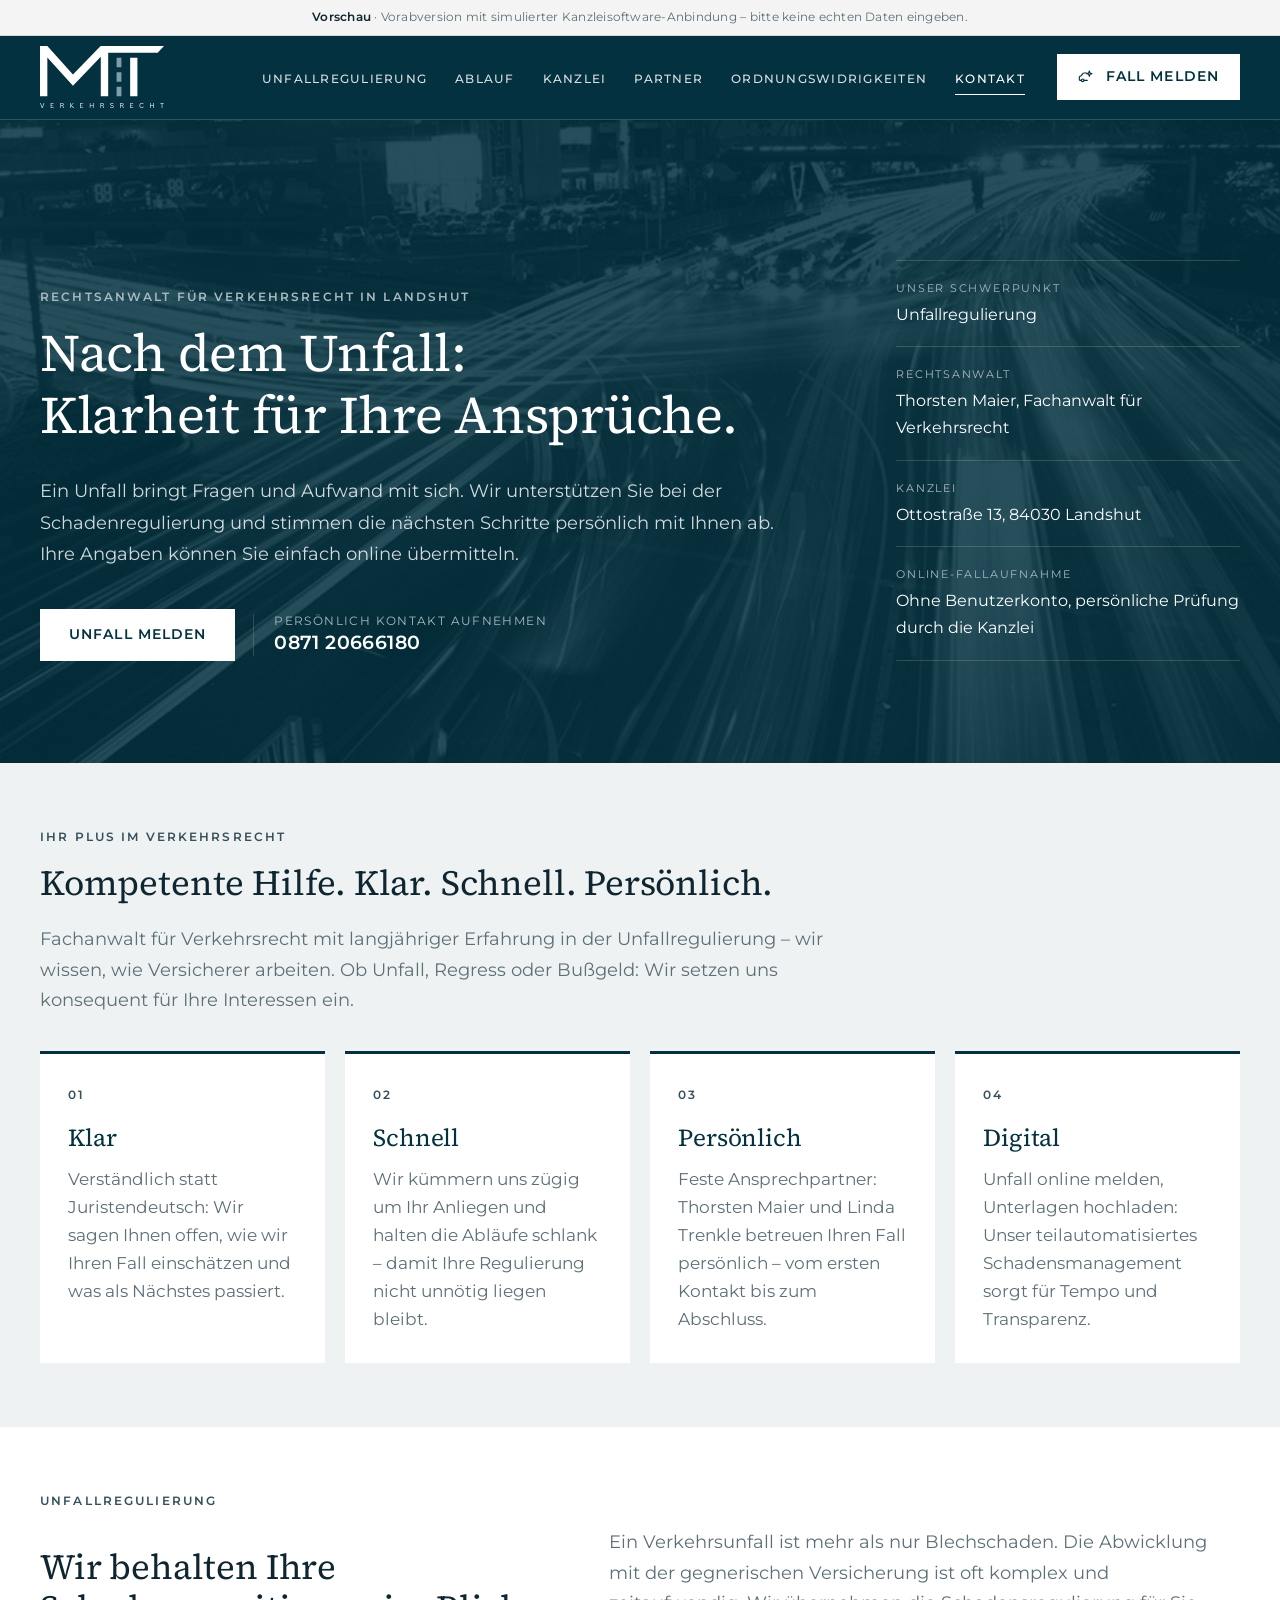
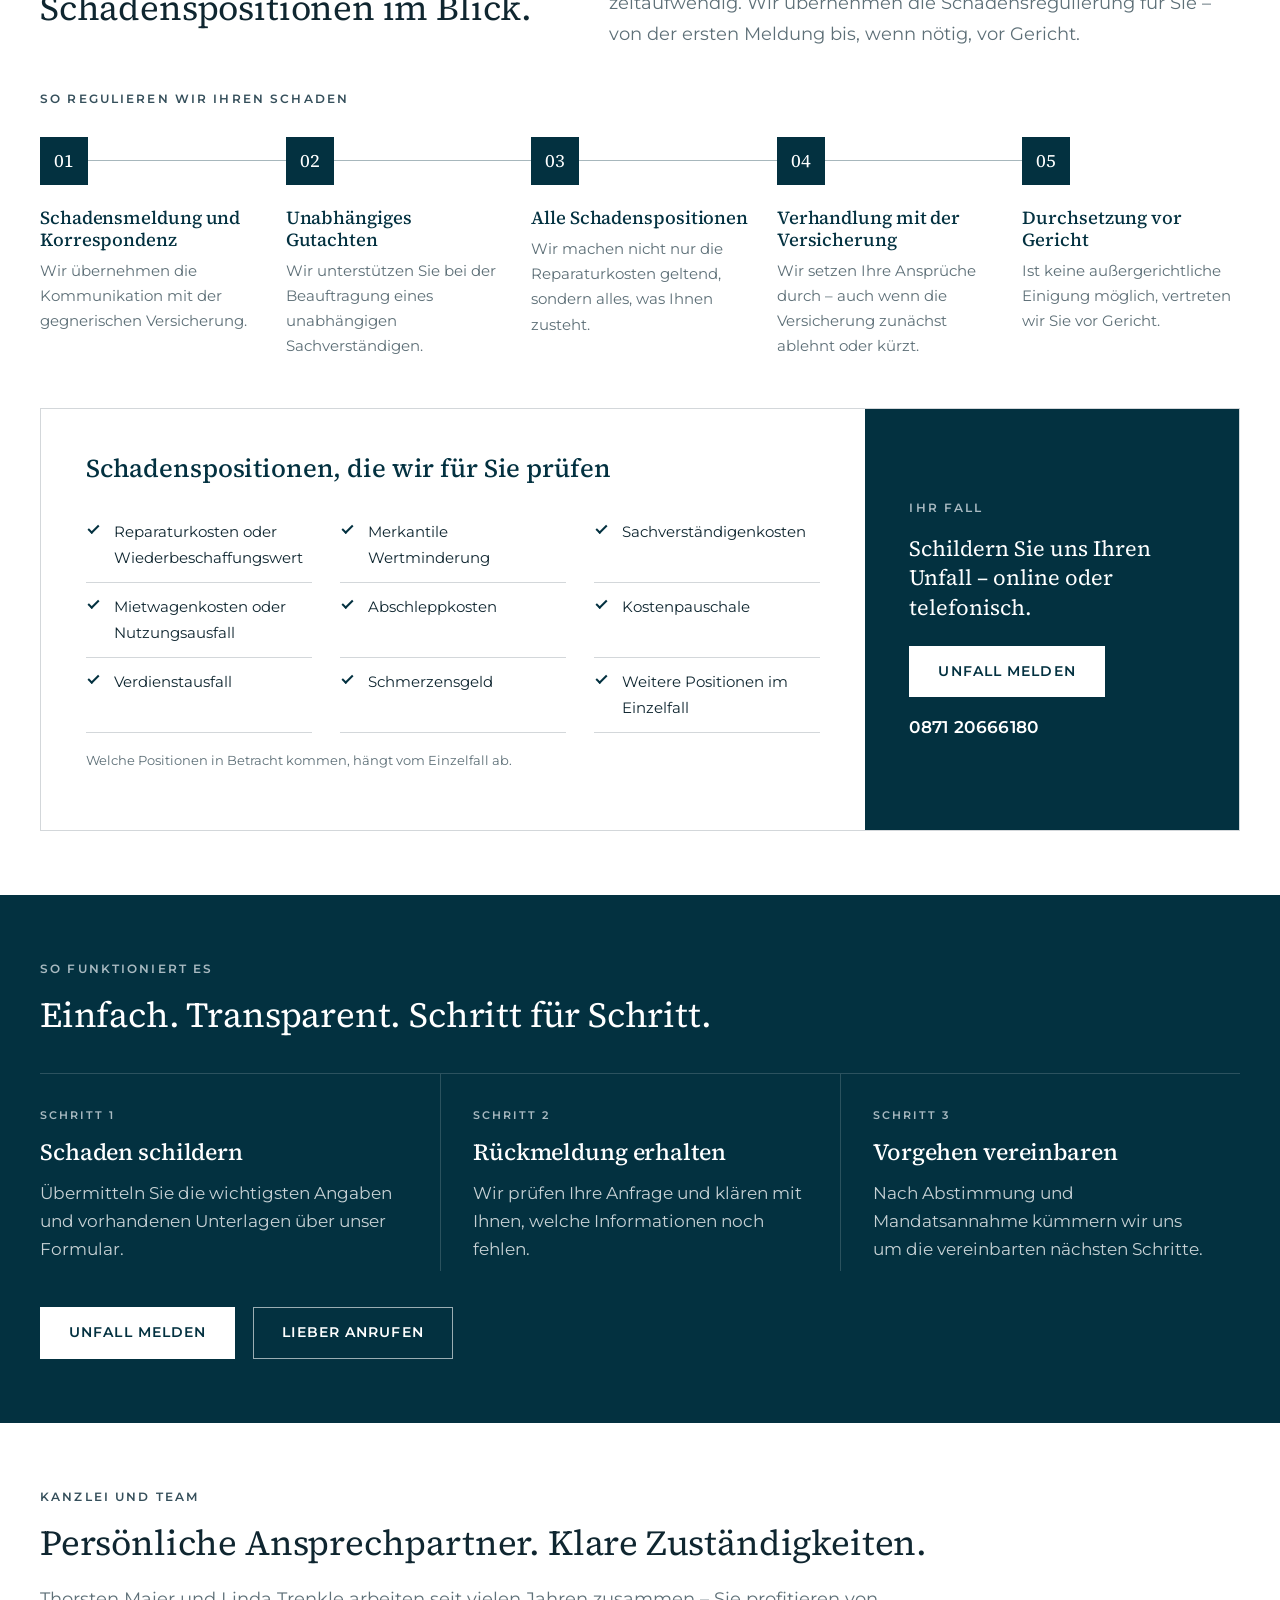
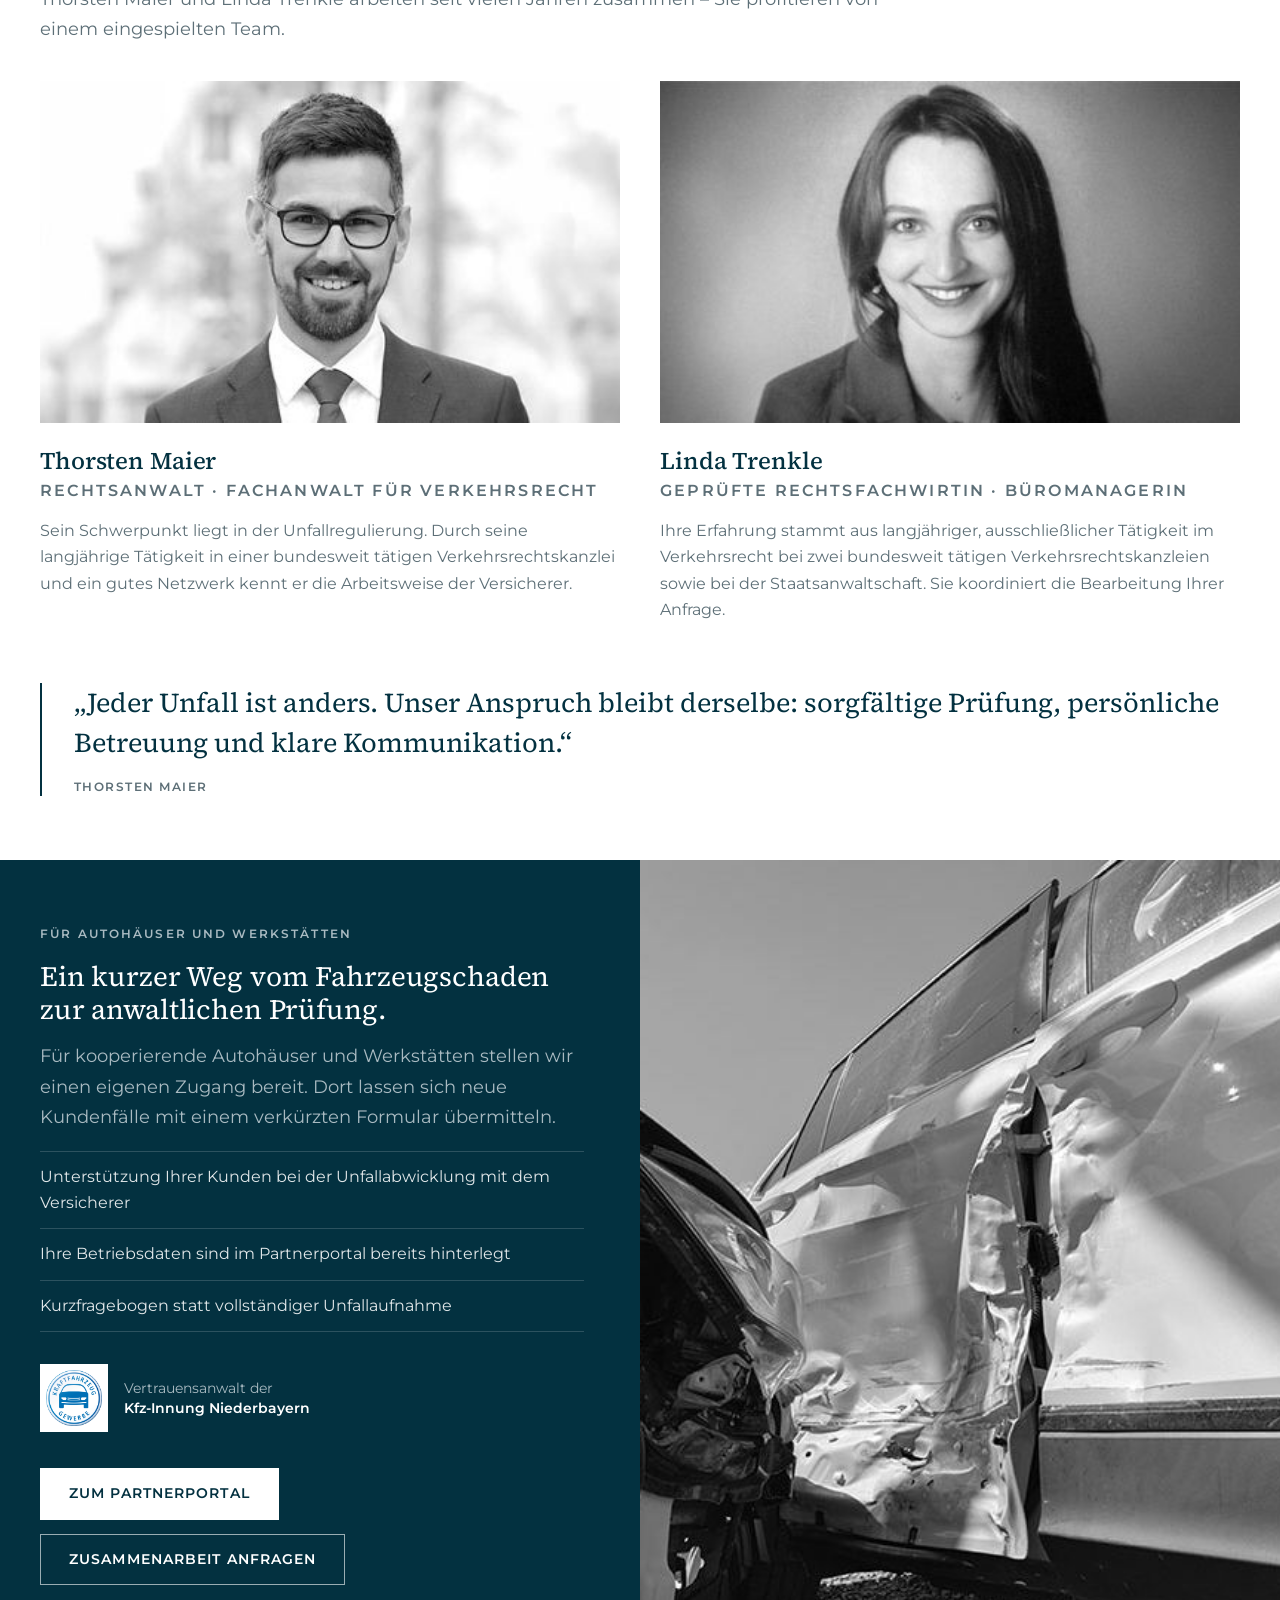
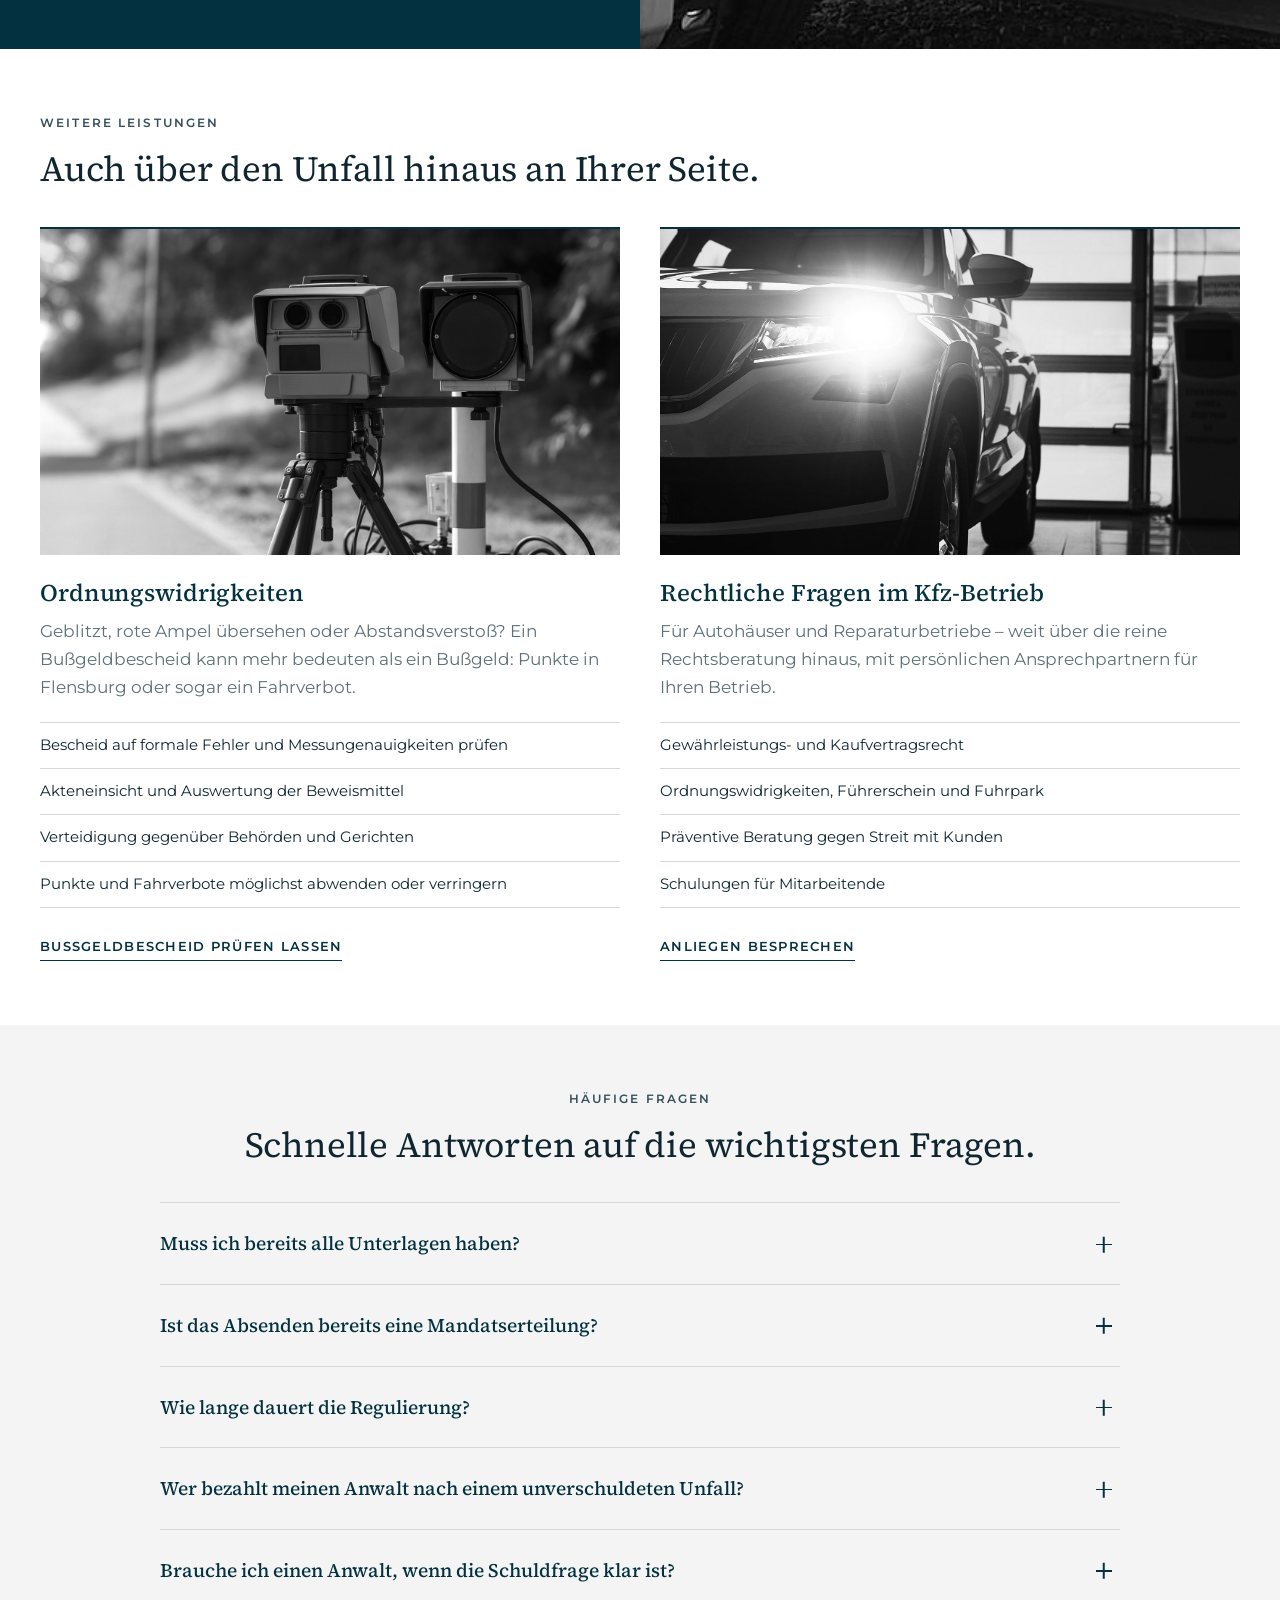
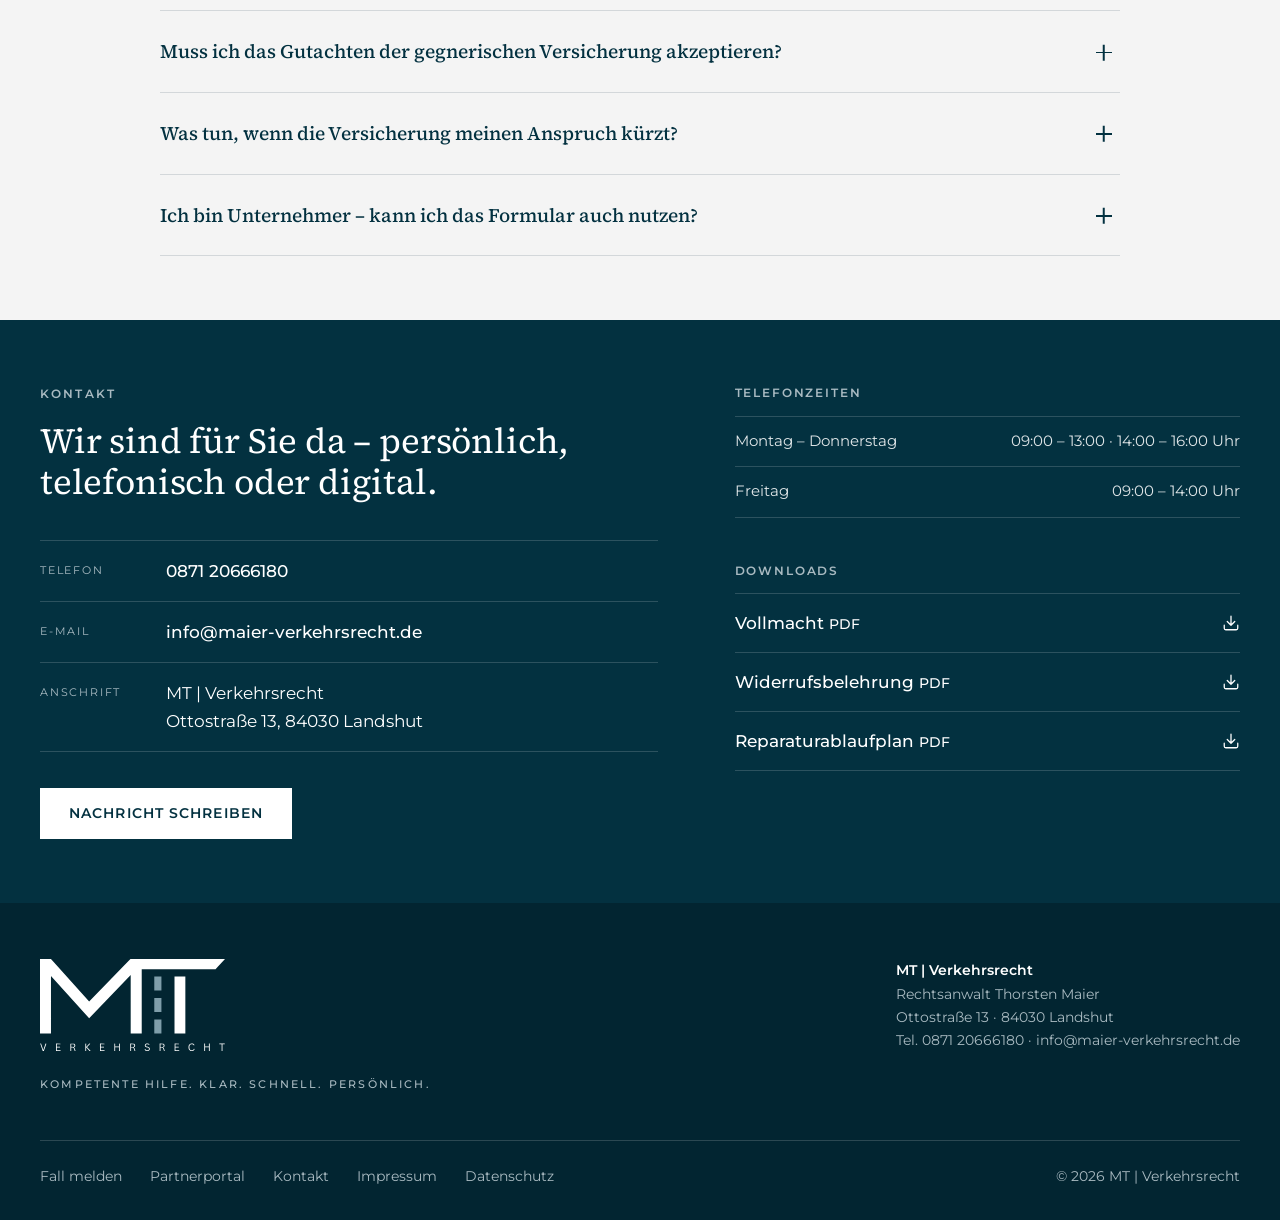
<file: index.html>
<!doctype html>
<html lang="de">
<head>
  <meta charset="utf-8">
  <meta name="viewport" content="width=device-width, initial-scale=1">
  <title>Unfallregulierung in Landshut | MT Verkehrsrecht – Rechtsanwalt Thorsten Maier</title>
  <!--#meta-->
  <meta name="description" content="Rechtsanwalt und Fachanwalt für Verkehrsrecht in Landshut. Unterstützung bei der Unfallregulierung – Angaben einfach online übermitteln.">
  <meta name="robots" content="noindex, nofollow">
  <link rel="canonical" href="https://maier-verkehrsrecht.de/">
  <meta property="og:type" content="website">
  <meta property="og:locale" content="de_DE">
  <meta property="og:site_name" content="MT Verkehrsrecht">
  <meta property="og:title" content="Unfallregulierung in Landshut | MT Verkehrsrecht – Rechtsanwalt Thorsten Maier">
  <meta property="og:description" content="Rechtsanwalt und Fachanwalt für Verkehrsrecht in Landshut. Unterstützung bei der Unfallregulierung – Angaben einfach online übermitteln.">
  <meta property="og:url" content="https://maier-verkehrsrecht.de/">
  <meta property="og:image" content="https://maier-verkehrsrecht.de/assets/img/og-image.jpg">
  <meta name="theme-color" content="#033140">
  <!--/meta-->
  <link rel="preload" href="assets/fonts/montserrat-latin-wght-normal.woff2" as="font" type="font/woff2" crossorigin>
  <link rel="preload" href="assets/fonts/source-serif-4-latin-wght-normal.woff2" as="font" type="font/woff2" crossorigin>
  <link rel="stylesheet" href="assets/css/main.css">
  <link rel="icon" href="assets/img/favicon.svg" type="image/svg+xml">
</head>
<body data-root="" data-page="home">
  <!--#header-->
    <a class="skip-link" href="#main">Zum Inhalt springen</a>
    <div class="proto-banner" role="note"><strong>Vorschau</strong> · Vorabversion mit simulierter Kanzleisoftware-Anbindung – bitte keine echten Daten eingeben.</div>
    <header class="site-header">
      <div class="container">
        <a class="logo" href="./" aria-label="MT Verkehrsrecht – Startseite"><img src="assets/logo/mt-logo-hell.svg" alt="MT Verkehrsrecht" width="150" height="75"></a>
        <nav class="main-nav" id="main-nav" aria-label="Hauptnavigation">
          <ul><li><a href="#unfallregulierung">Unfallregulierung</a></li><li><a href="#ablauf">Ablauf</a></li><li><a href="#kanzlei">Kanzlei</a></li><li><a href="#partner">Partner</a></li><li><a href="#leistungen">Ordnungswidrigkeiten</a></li><li><a href="#kontakt">Kontakt</a></li></ul>
        </nav>
        <div class="header-cta"><a class="btn btn--primary" href="fall-melden/" aria-label="Fall melden"><svg viewBox="0 0 24 24" fill="none" stroke="currentColor" stroke-width="1.7" stroke-linecap="round" stroke-linejoin="round" aria-hidden="true"><path d="M14 17H9M5 17H3a1 1 0 0 1-1-1v-3.5c0-.8.5-1.5 1.3-1.8L5 10l2.5-3.5A2 2 0 0 1 9.1 6H13"/><circle cx="7" cy="17" r="2"/><path d="m17 3 1 3 3 1-3 1-1 3-1-3-3-1 3-1z"/></svg><span>Fall melden</span></a></div>
        <button class="nav-toggle" type="button" aria-expanded="false" aria-controls="main-nav" aria-label="Menü öffnen"><svg viewBox="0 0 24 24" fill="none" stroke="currentColor" stroke-width="1.7" stroke-linecap="round" stroke-linejoin="round" aria-hidden="true"><path d="M4 6h16M4 12h16M4 18h16"/></svg></button>
      </div>
    </header><!--/header-->

  <main id="main">
    <!-- 2 · Einstieg -->
    <section class="hero dark" aria-labelledby="hero-title">
      <div class="hero__bg"><img src="assets/img/kanzlei-landshut.jpg" alt="" fetchpriority="high"></div>
      <div class="container">
        <div class="hero__grid">
          <div>
            <p class="eyebrow">Rechtsanwalt für Verkehrsrecht in Landshut</p>
            <h1 id="hero-title"><span class="line">Nach dem Unfall:</span> <span class="line">Klarheit für Ihre Ansprüche.</span></h1>
            <p class="lead">Ein Unfall bringt Fragen und Aufwand mit sich. Wir unterstützen Sie bei der Schadenregulierung und stimmen die nächsten Schritte persönlich mit Ihnen ab. Ihre Angaben können Sie einfach online übermitteln.</p>
            <div class="btn-row">
              <a href="fall-melden/" data-href="fall-melden/" class="btn btn--primary">Unfall melden</a>
              <a class="hero__phone" href="tel:+4987120666180">
                <small>Persönlich Kontakt aufnehmen</small><strong data-k="telefon">0871 20666180</strong>
              </a>
            </div>
          </div>
          <aside class="hero__facts" aria-label="Auf einen Blick">
            <dl>
              <div><dt>Unser Schwerpunkt</dt><dd>Unfallregulierung</dd></div>
              <div><dt>Rechtsanwalt</dt><dd>Thorsten Maier, Fachanwalt für Verkehrsrecht</dd></div>
              <div><dt>Kanzlei</dt><dd><span data-k="strasse">Ottostraße 13</span>, <span data-k="plzOrt">84030 Landshut</span></dd></div>
              <div><dt>Online-Fallaufnahme</dt><dd>Ohne Benutzerkonto, persönliche Prüfung durch die Kanzlei</dd></div>
            </dl>
          </aside>
        </div>
      </div>
    </section>

    <!-- 2b · Ihr Plus -->
    <section class="section section--tint" id="plus" aria-labelledby="plus-title">
      <div class="container">
        <div class="section-head">
          <p class="eyebrow">Ihr Plus im Verkehrsrecht</p>
          <h2 id="plus-title" class="one-line">Kompetente Hilfe. Klar. Schnell. Persönlich.</h2>
          <p class="lead">Fachanwalt für Verkehrsrecht mit langjähriger Erfahrung in der Unfallregulierung – wir wissen, wie Versicherer arbeiten. Ob Unfall, Regress oder Bußgeld: Wir setzen uns konsequent für Ihre Interessen ein.</p>
        </div>
        <ul class="pillar-cards pillar-cards--4">
          <li><span class="pillar-cards__no">01</span><h3>Klar</h3><p>Verständlich statt Juristendeutsch: Wir sagen Ihnen offen, wie wir Ihren Fall einschätzen und was als Nächstes passiert.</p></li>
          <li><span class="pillar-cards__no">02</span><h3>Schnell</h3><p>Wir kümmern uns zügig um Ihr Anliegen und halten die Abläufe schlank – damit Ihre Regulierung nicht unnötig liegen bleibt.</p></li>
          <li><span class="pillar-cards__no">03</span><h3>Persönlich</h3><p>Feste Ansprechpartner: Thorsten Maier und Linda Trenkle betreuen Ihren Fall persönlich – vom ersten Kontakt bis zum Abschluss.</p></li>
          <li><span class="pillar-cards__no">04</span><h3>Digital</h3><p>Unfall online melden, Unterlagen hochladen: Unser teilautomatisiertes Schadensmanagement sorgt für Tempo und Transparenz.</p></li>
        </ul>
      </div>
    </section>

    <!-- 3 · Unfallregulierung -->
    <section class="section" id="unfallregulierung" aria-labelledby="ur-title">
      <div class="container">
        <p class="eyebrow">Unfallregulierung</p>
        <div class="split split--center" style="margin-bottom:40px">
          <h2 id="ur-title" style="margin:0"><span class="line">Wir behalten Ihre</span> <span class="line">Schadenspositionen im Blick.</span></h2>
          <p class="lead" style="margin:0">Ein Verkehrsunfall ist mehr als nur Blechschaden. Die Abwicklung mit der gegnerischen Versicherung ist oft komplex und zeitaufwendig. Wir übernehmen die Schadensregulierung für Sie – von der ersten Meldung bis, wenn nötig, vor Gericht.</p>
        </div>
        <p class="eyebrow" style="margin-bottom:28px">So regulieren wir Ihren Schaden</p>
        <ol class="journey">
          <li><h3>Schadensmeldung und Korrespondenz</h3><p>Wir übernehmen die Kommunikation mit der gegnerischen Versicherung.</p></li>
          <li><h3>Unabhängiges Gutachten</h3><p>Wir unterstützen Sie bei der Beauftragung eines unabhängigen Sachverständigen.</p></li>
          <li><h3>Alle Schadenspositionen</h3><p>Wir machen nicht nur die Reparaturkosten geltend, sondern alles, was Ihnen zusteht.</p></li>
          <li><h3>Verhandlung mit der Versicherung</h3><p>Wir setzen Ihre Ansprüche durch – auch wenn die Versicherung zunächst ablehnt oder kürzt.</p></li>
          <li><h3>Durchsetzung vor Gericht</h3><p>Ist keine außergerichtliche Einigung möglich, vertreten wir Sie vor Gericht.</p></li>
        </ol>
        <div class="claims-card">
          <div class="claims-card__body">
            <h3>Schadenspositionen, die wir für Sie prüfen</h3>
            <ul class="checklist">
              <li>Reparaturkosten oder Wiederbeschaffungswert</li>
              <li>Merkantile Wertminderung</li>
              <li>Sachverständigenkosten</li>
              <li>Mietwagenkosten oder Nutzungsausfall</li>
              <li>Abschleppkosten</li>
              <li>Kostenpauschale</li>
              <li>Verdienstausfall</li>
              <li>Schmerzensgeld</li>
              <li>Weitere Positionen im Einzelfall</li>
            </ul>
            <p class="note">Welche Positionen in Betracht kommen, hängt vom Einzelfall ab.</p>
          </div>
          <div class="claims-card__cta petrol">
            <p class="eyebrow">Ihr Fall</p>
            <p class="claims-card__cta-title">Schildern Sie uns Ihren Unfall – online oder telefonisch.</p>
            <a href="fall-melden/" data-href="fall-melden/" class="btn btn--primary">Unfall melden</a>
            <a class="claims-card__tel" href="tel:+4987120666180" data-k="telefon">0871 20666180</a>
          </div>
        </div>
      </div>
    </section>

    <!-- 4 · Ablauf -->
    <section class="section dark" id="ablauf" aria-labelledby="ablauf-title">
      <div class="container">
        <div class="section-head">
          <p class="eyebrow">So funktioniert es</p>
          <h2 id="ablauf-title" class="one-line">Einfach. Transparent. Schritt für Schritt.</h2>
        </div>
        <ol class="steps">
          <li><h3>Schaden schildern</h3><p>Übermitteln Sie die wichtigsten Angaben und vorhandenen Unterlagen über unser Formular.</p></li>
          <li><h3>Rückmeldung erhalten</h3><p>Wir prüfen Ihre Anfrage und klären mit Ihnen, welche Informationen noch fehlen.</p></li>
          <li><h3>Vorgehen vereinbaren</h3><p>Nach Abstimmung und Mandatsannahme kümmern wir uns um die vereinbarten nächsten Schritte.</p></li>
        </ol>
        <div class="btn-row" style="margin-top:36px">
          <a href="fall-melden/" data-href="fall-melden/" class="btn btn--primary">Unfall melden</a>
          <a class="btn btn--ghost" href="tel:+4987120666180">Lieber anrufen</a>
        </div>
      </div>
    </section>

    <!-- 5 · Kanzlei und Team -->
    <section class="section" id="kanzlei" aria-labelledby="team-title">
      <div class="container">
        <div class="section-head">
          <p class="eyebrow">Kanzlei und Team</p>
          <h2 id="team-title" class="one-line">Persönliche Ansprechpartner. Klare Zuständigkeiten.</h2>
          <p class="lead">Thorsten Maier und Linda Trenkle arbeiten seit vielen Jahren zusammen – Sie profitieren von einem eingespielten Team.</p>
        </div>
        <div class="team">
          <article class="person">
            <div class="person__img"><img src="assets/img/thorsten-maier.jpg" alt="Porträt Thorsten Maier" loading="lazy" width="423" height="250"></div>
            <div class="person__body">
              <h3>Thorsten Maier</h3>
              <p class="person__role">Rechtsanwalt · Fachanwalt für Verkehrsrecht</p>
              <p>Sein Schwerpunkt liegt in der Unfallregulierung. Durch seine langjährige Tätigkeit in einer bundesweit tätigen Verkehrsrechtskanzlei und ein gutes Netzwerk kennt er die Arbeitsweise der Versicherer.</p>
            </div>
          </article>
          <article class="person">
            <div class="person__img"><img src="assets/img/linda-trenkle.jpg" alt="Porträt Linda Trenkle" loading="lazy" width="423" height="250"></div>
            <div class="person__body">
              <h3>Linda Trenkle</h3>
              <p class="person__role">Geprüfte Rechtsfachwirtin · Büromanagerin</p>
              <p>Ihre Erfahrung stammt aus langjähriger, ausschließlicher Tätigkeit im Verkehrsrecht bei zwei bundesweit tätigen Verkehrsrechtskanzleien sowie bei der Staatsanwaltschaft. Sie koordiniert die Bearbeitung Ihrer Anfrage.</p>
            </div>
          </article>
        </div>
        <blockquote class="quote">
          „Jeder Unfall ist anders. Unser Anspruch bleibt derselbe: sorgfältige Prüfung, persönliche Betreuung und klare Kommunikation.“
          <footer>Thorsten Maier</footer>
        </blockquote>
      </div>
    </section>

    <!-- 6 · Autohäuser & Werkstätten -->
    <section class="petrol partner-band" id="partner" aria-labelledby="partner-title">
      <div class="container">
        <div class="content">
          <p class="eyebrow">Für Autohäuser und Werkstätten</p>
          <h2 id="partner-title"><span class="line">Ein kurzer Weg vom Fahrzeugschaden</span> <span class="line">zur anwaltlichen Prüfung.</span></h2>
          <p class="lead">Für kooperierende Autohäuser und Werkstätten stellen wir einen eigenen Zugang bereit. Dort lassen sich neue Kundenfälle mit einem verkürzten Formular übermitteln.</p>
          <ul>
            <li>Unterstützung Ihrer Kunden bei der Unfallabwicklung mit dem Versicherer</li>
            <li>Ihre Betriebsdaten sind im Partnerportal bereits hinterlegt</li>
            <li>Kurzfragebogen statt vollständiger Unfallaufnahme</li>
          </ul>
          <div class="innung">
            <span class="innung__logo"><img src="assets/img/kfz-innung.png" alt="Kraftfahrzeuggewerbe" width="56" height="56" loading="lazy"></span>
            <span>Vertrauensanwalt der<br><strong>Kfz-Innung Niederbayern</strong></span>
          </div>
          <div class="btn-row">
            <a href="partner/" data-href="partner/" class="btn btn--primary">Zum Partnerportal</a>
            <a href="kontakt/?anliegen=partnerschaft" data-href="kontakt/?anliegen=partnerschaft" class="btn btn--ghost">Zusammenarbeit anfragen</a>
          </div>
        </div>
      </div>
      <div class="partner-band__img"><img src="assets/img/unfall-blechschaden.jpg" alt="" loading="lazy"></div>
    </section>

    <!-- 7 · Weitere Leistungen -->
    <section class="section" id="leistungen" aria-labelledby="leist-title">
      <div class="container">
        <div class="section-head">
          <p class="eyebrow">Weitere Leistungen</p>
          <h2 id="leist-title" class="one-line">Auch über den Unfall hinaus an Ihrer Seite.</h2>
        </div>
        <div class="cards-2">
          <article class="card">
            <div class="card__img"><img src="assets/img/blitzer.png" alt="" loading="lazy"></div>
            <h3>Ordnungswidrigkeiten</h3>
            <p>Geblitzt, rote Ampel übersehen oder Abstandsverstoß? Ein Bußgeldbescheid kann mehr bedeuten als ein Bußgeld: Punkte in Flensburg oder sogar ein Fahrverbot.</p>
            <ul class="card__list">
              <li>Bescheid auf formale Fehler und Messungenauigkeiten prüfen</li>
              <li>Akteneinsicht und Auswertung der Beweismittel</li>
              <li>Verteidigung gegenüber Behörden und Gerichten</li>
              <li>Punkte und Fahrverbote möglichst abwenden oder verringern</li>
            </ul>
            <a href="kontakt/?anliegen=owi" data-href="kontakt/?anliegen=owi" class="btn--link">Bußgeldbescheid prüfen lassen</a>
          </article>
          <article class="card">
            <div class="card__img"><img src="assets/img/autohaus.jpg" alt="" loading="lazy"></div>
            <h3>Rechtliche Fragen im Kfz-Betrieb</h3>
            <p>Für Autohäuser und Reparaturbetriebe – weit über die reine Rechtsberatung hinaus, mit persönlichen Ansprechpartnern für Ihren Betrieb.</p>
            <ul class="card__list">
              <li>Gewährleistungs- und Kaufvertragsrecht</li>
              <li>Ordnungswidrigkeiten, Führerschein und Fuhrpark</li>
              <li>Präventive Beratung gegen Streit mit Kunden</li>
              <li>Schulungen für Mitarbeitende</li>
            </ul>
            <a href="kontakt/?anliegen=betrieb" data-href="kontakt/?anliegen=betrieb" class="btn--link">Anliegen besprechen</a>
          </article>
        </div>
      </div>
    </section>

    <!-- 8 · FAQ -->
    <section class="section section--paper" id="faq" aria-labelledby="faq-title">
      <div class="container">
        <div class="section-head section-head--center">
          <p class="eyebrow">Häufige Fragen</p>
          <h2 id="faq-title" class="one-line">Schnelle Antworten auf die wichtigsten Fragen.</h2>
        </div>
        <div class="faq">
          <details><summary>Muss ich bereits alle Unterlagen haben?</summary><p>Sie können mit den verfügbaren Angaben beginnen. Das Formular zeigt Ihnen, was für die erste Prüfung benötigt wird. Unbekannte Angaben können Sie offenlassen.</p></details>
          <details><summary>Ist das Absenden bereits eine Mandatserteilung?</summary><p>Das Formular dient zunächst der Anfrage. Die Übernahme Ihres Falls bestätigen wir gesondert.</p></details>
          <details><summary>Wie lange dauert die Regulierung?</summary><p>Das hängt unter anderem von Haftung, Unterlagen und dem weiteren Verlauf ab. Nach der Prüfung können wir die nächsten Schritte mit Ihnen besprechen.</p></details>
          <details><summary>Wer bezahlt meinen Anwalt nach einem unverschuldeten Unfall?</summary><p>Bei einem unverschuldeten Verkehrsunfall muss die gegnerische Versicherung die Kosten Ihres Anwalts übernehmen. Für Sie entstehen in diesem Fall keine zusätzlichen Kosten.</p></details>
          <details><summary>Brauche ich einen Anwalt, wenn die Schuldfrage klar ist?</summary><p>Auch bei klarer Haftung kürzen Versicherer häufig einzelne Positionen oder regulieren nicht alle Ansprüche. Wir prüfen, ob Ihnen alle Leistungen vollständig erstattet werden.</p></details>
          <details><summary>Muss ich das Gutachten der gegnerischen Versicherung akzeptieren?</summary><p>Nein. Als Geschädigter dürfen Sie grundsätzlich einen eigenen, unabhängigen Sachverständigen beauftragen. Wir unterstützen Sie dabei.</p></details>
          <details><summary>Was tun, wenn die Versicherung meinen Anspruch kürzt?</summary><p>Kürzungen sind keine Seltenheit. Wir prüfen die Begründung und setzen uns dafür ein, dass Ihnen der berechtigte Schaden ersetzt wird.</p></details>
          <details><summary>Ich bin Unternehmer – kann ich das Formular auch nutzen?</summary><p>Ja. Wenn Ihr eigenes Firmenfahrzeug beschädigt wurde, nutzen Sie bitte ebenfalls „Eigenen Schaden melden“. Das Partnerportal ist kooperierenden Autohäusern und Werkstätten vorbehalten, die Fälle für ihre Kunden übermitteln.</p></details>
        </div>
      </div>
    </section>

    <!-- 9 · Kontakt und Downloads -->
    <section class="section dark" id="kontakt" aria-labelledby="kontakt-title">
      <div class="container">
        <div class="contact-grid">
          <div>
            <p class="eyebrow">Kontakt</p>
            <h2 id="kontakt-title">Wir sind für Sie da – persönlich, telefonisch oder digital.</h2>
            <ul class="contact-list" style="margin-top:36px">
              <li><small>Telefon</small><a href="tel:+4987120666180" data-k="telefon">0871 20666180</a></li>
              <li><small>E-Mail</small><a href="mailto:info@maier-verkehrsrecht.de" data-k="email">info@maier-verkehrsrecht.de</a></li>
              <li><small>Anschrift</small><span>MT | Verkehrsrecht<br><span data-k="strasse">Ottostraße 13</span>, <span data-k="plzOrt">84030 Landshut</span></span></li>
            </ul>
            <a href="kontakt/" data-href="kontakt/" class="btn btn--primary">Nachricht schreiben</a>
          </div>
          <div>
            <p class="contact-label">Telefonzeiten</p>
            <table class="hours" id="hours"><tr><td>Montag – Donnerstag</td><td>09:00 – 13:00 · 14:00 – 16:00 Uhr</td></tr><tr><td>Freitag</td><td>09:00 – 14:00 Uhr</td></tr></table>
            <p class="contact-label" style="margin-top:44px">Downloads</p>
            <ul class="downloads" id="downloads"><li><a href="assets/downloads/MTV-Vollmacht.pdf" download><span>Vollmacht <small>PDF</small></span><svg viewBox="0 0 24 24" fill="none" stroke="currentColor" stroke-width="1.7" stroke-linecap="round" stroke-linejoin="round" aria-hidden="true"><path d="M21 15v4a2 2 0 0 1-2 2H5a2 2 0 0 1-2-2v-4M7 10l5 5 5-5M12 15V3"/></svg></a></li><li><a href="assets/downloads/MTV-Widerrufsbelehrung.pdf" download><span>Widerrufsbelehrung <small>PDF</small></span><svg viewBox="0 0 24 24" fill="none" stroke="currentColor" stroke-width="1.7" stroke-linecap="round" stroke-linejoin="round" aria-hidden="true"><path d="M21 15v4a2 2 0 0 1-2 2H5a2 2 0 0 1-2-2v-4M7 10l5 5 5-5M12 15V3"/></svg></a></li><li><a href="assets/downloads/MTV-Reparaturablaufplan.pdf" download><span>Reparaturablaufplan <small>PDF</small></span><svg viewBox="0 0 24 24" fill="none" stroke="currentColor" stroke-width="1.7" stroke-linecap="round" stroke-linejoin="round" aria-hidden="true"><path d="M21 15v4a2 2 0 0 1-2 2H5a2 2 0 0 1-2-2v-4M7 10l5 5 5-5M12 15V3"/></svg></a></li></ul>
          </div>
        </div>
      </div>
    </section>
  </main>

  <!--#footer-->
    <footer class="site-footer">
      <div class="container">
        <div class="footer-top">
          <div>
            <a class="logo logo--footer" href="./" aria-label="MT Verkehrsrecht – Startseite"><img src="assets/logo/mt-logo-hell.svg" alt="MT Verkehrsrecht" width="185" height="92"></a>
            <p class="footer-claim">Kompetente Hilfe. Klar. Schnell. Persönlich.</p>
          </div>
          <address>
            <strong>MT | Verkehrsrecht</strong><br>Rechtsanwalt Thorsten Maier<br>Ottostraße 13 · 84030 Landshut<br>
            <a href="tel:+4987120666180">Tel. 0871 20666180</a> · <a href="mailto:info@maier-verkehrsrecht.de">info@maier-verkehrsrecht.de</a>
          </address>
        </div>
        <nav aria-label="Fußzeile">
          <ul>
            <li><a href="fall-melden/">Fall melden</a></li>
            <li><a href="partner/">Partnerportal</a></li>
            <li><a href="kontakt/">Kontakt</a></li>
            <li><a href="impressum/">Impressum</a></li>
            <li><a href="datenschutz/">Datenschutz</a></li>
            <li class="copy">© 2026 MT | Verkehrsrecht</li>
          </ul>
        </nav>
      </div>
    </footer><!--/footer-->

  <script src="assets/js/config.js"></script>
  <script src="assets/js/site.js"></script>
</body>
</html>
</file>
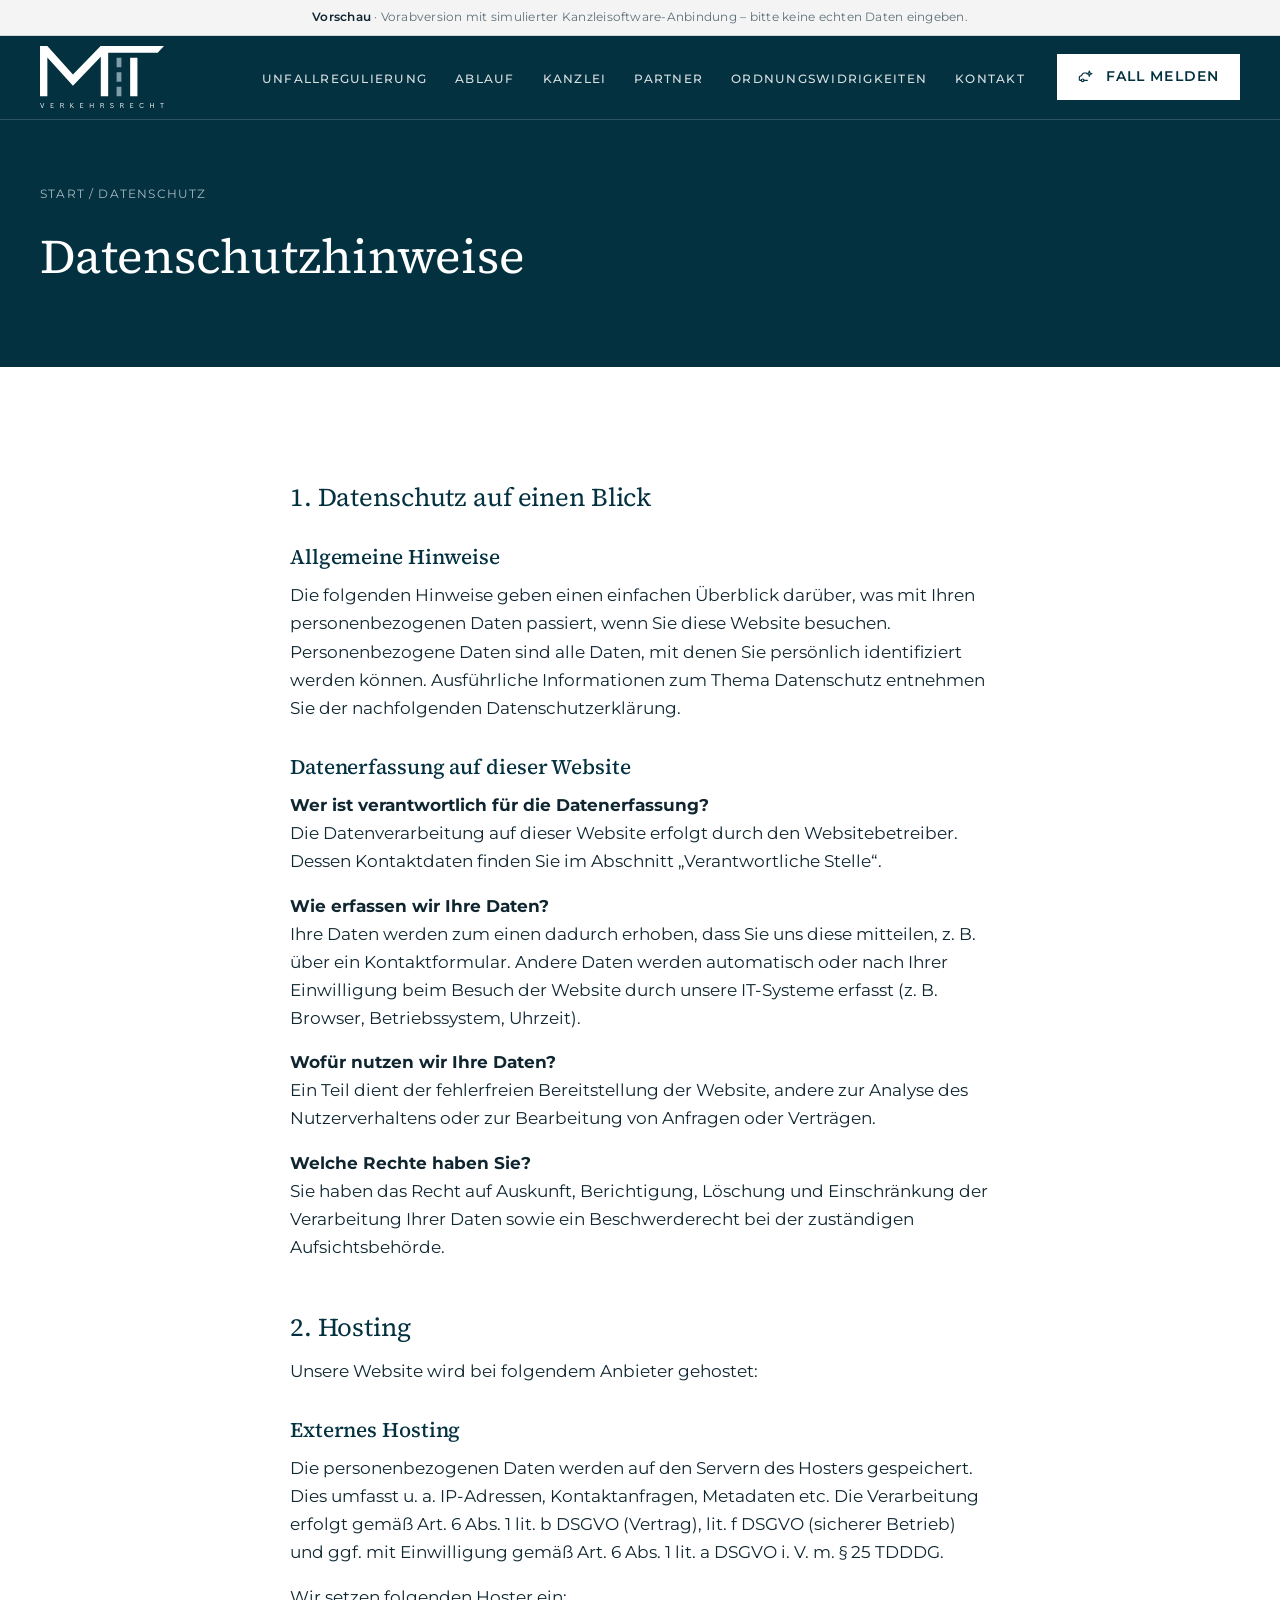
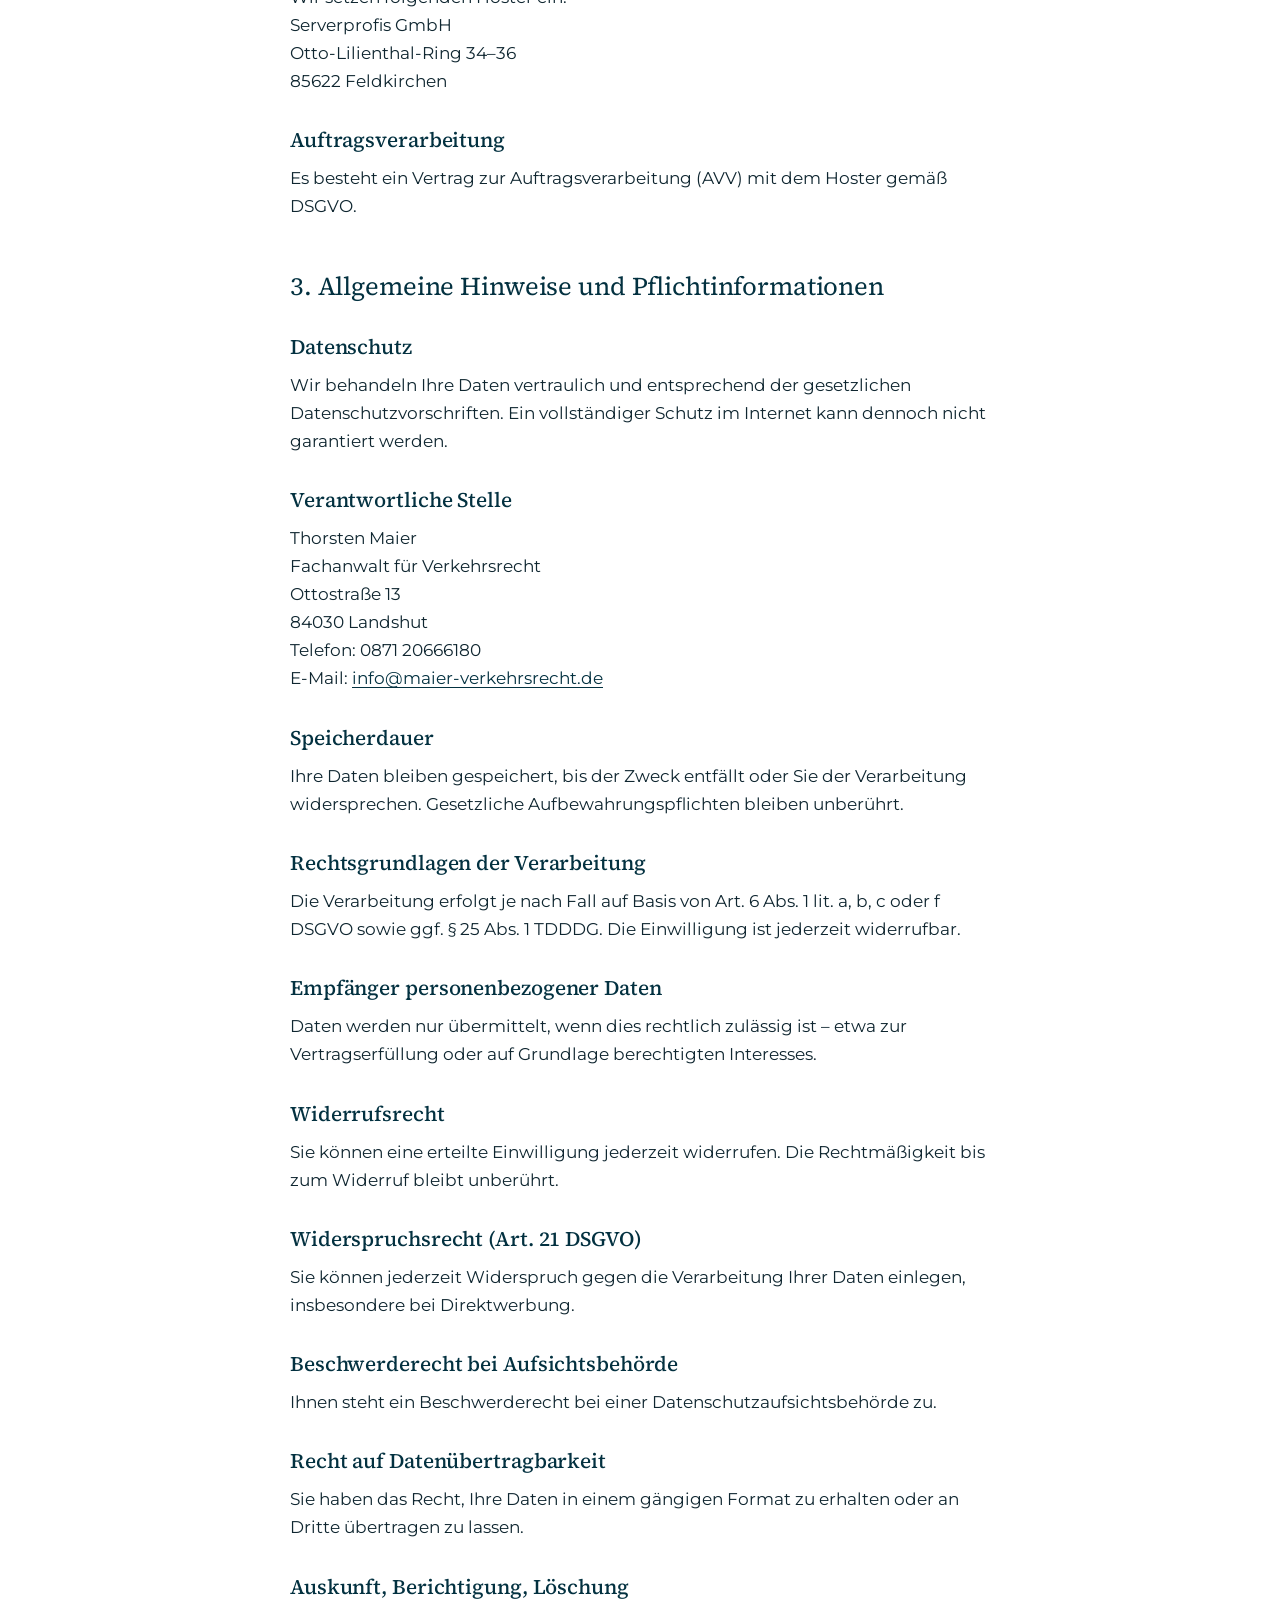
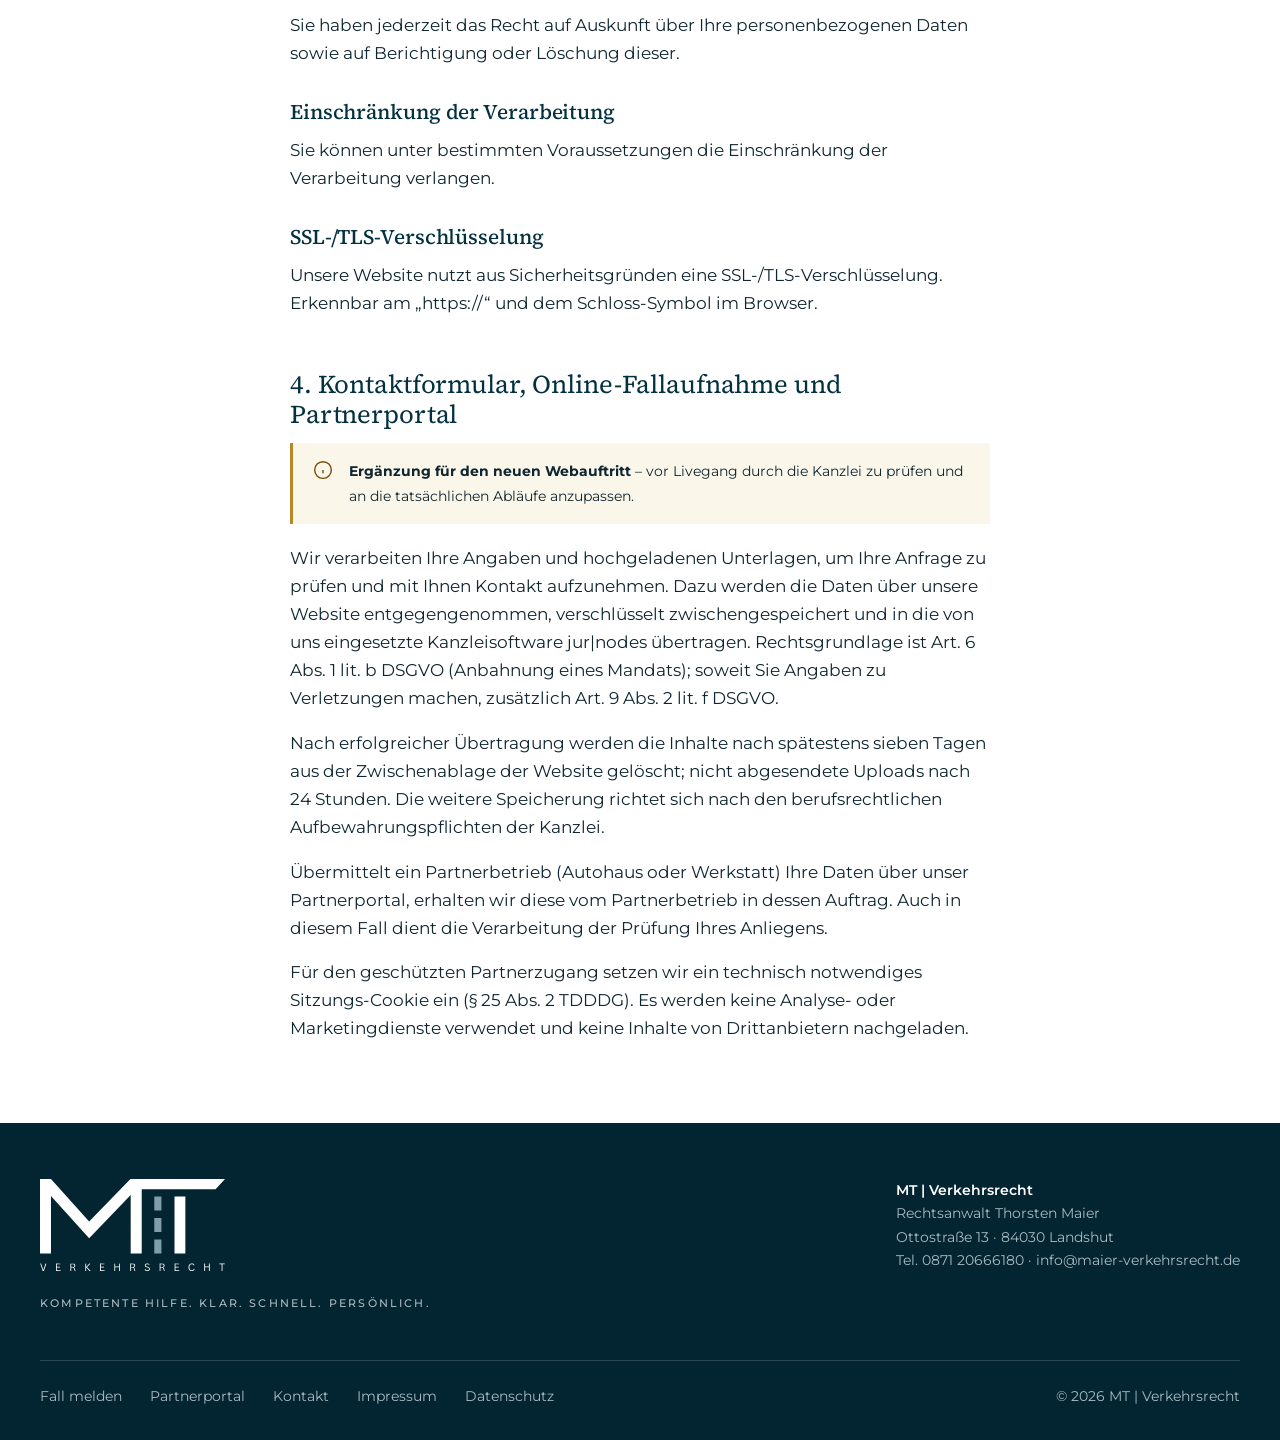
<file: datenschutz/index.html>
<!doctype html>
<html lang="de">
<head>
  <meta charset="utf-8">
  <meta name="viewport" content="width=device-width, initial-scale=1">
  <title>Datenschutz | MT Verkehrsrecht</title>
  <meta name="description" content="Datenschutzhinweise von MT Verkehrsrecht.">
  <meta name="robots" content="noindex, nofollow">
  <link rel="canonical" href="https://maier-verkehrsrecht.de/datenschutz/">
  <meta property="og:type" content="website">
  <meta property="og:locale" content="de_DE">
  <meta property="og:site_name" content="MT Verkehrsrecht">
  <meta property="og:title" content="Datenschutz | MT Verkehrsrecht">
  <meta property="og:description" content="Datenschutzhinweise von MT Verkehrsrecht.">
  <meta property="og:url" content="https://maier-verkehrsrecht.de/datenschutz/">
  <meta property="og:image" content="https://maier-verkehrsrecht.de/assets/img/og-image.jpg">
  <meta name="theme-color" content="#033140">
  <link rel="preload" href="../assets/fonts/montserrat-latin-wght-normal.woff2" as="font" type="font/woff2" crossorigin>
  <link rel="preload" href="../assets/fonts/source-serif-4-latin-wght-normal.woff2" as="font" type="font/woff2" crossorigin>
  <link rel="stylesheet" href="../assets/css/main.css">
  <link rel="icon" href="../assets/img/favicon.svg" type="image/svg+xml">
</head>
<body data-root="../">
  <!--#header-->
    <a class="skip-link" href="#main">Zum Inhalt springen</a>
    <div class="proto-banner" role="note"><strong>Vorschau</strong> · Vorabversion mit simulierter Kanzleisoftware-Anbindung – bitte keine echten Daten eingeben.</div>
    <header class="site-header">
      <div class="container">
        <a class="logo" href="../" aria-label="MT Verkehrsrecht – Startseite"><img src="../assets/logo/mt-logo-hell.svg" alt="MT Verkehrsrecht" width="150" height="75"></a>
        <nav class="main-nav" id="main-nav" aria-label="Hauptnavigation">
          <ul><li><a href="../#unfallregulierung">Unfallregulierung</a></li><li><a href="../#ablauf">Ablauf</a></li><li><a href="../#kanzlei">Kanzlei</a></li><li><a href="../#partner">Partner</a></li><li><a href="../#leistungen">Ordnungswidrigkeiten</a></li><li><a href="../#kontakt">Kontakt</a></li></ul>
        </nav>
        <div class="header-cta"><a class="btn btn--primary" href="../fall-melden/" aria-label="Fall melden"><svg viewBox="0 0 24 24" fill="none" stroke="currentColor" stroke-width="1.7" stroke-linecap="round" stroke-linejoin="round" aria-hidden="true"><path d="M14 17H9M5 17H3a1 1 0 0 1-1-1v-3.5c0-.8.5-1.5 1.3-1.8L5 10l2.5-3.5A2 2 0 0 1 9.1 6H13"/><circle cx="7" cy="17" r="2"/><path d="m17 3 1 3 3 1-3 1-1 3-1-3-3-1 3-1z"/></svg><span>Fall melden</span></a></div>
        <button class="nav-toggle" type="button" aria-expanded="false" aria-controls="main-nav" aria-label="Menü öffnen"><svg viewBox="0 0 24 24" fill="none" stroke="currentColor" stroke-width="1.7" stroke-linecap="round" stroke-linejoin="round" aria-hidden="true"><path d="M4 6h16M4 12h16M4 18h16"/></svg></button>
      </div>
    </header><!--/header-->
  <main id="main">
    <section class="page-hero dark">
      <div class="container">
        <nav class="breadcrumb" aria-label="Brotkrumen"><a href="../" data-href="">Start</a> / <span aria-current="page">Datenschutz</span></nav>
        <h1>Datenschutzhinweise</h1>
        
      </div>
    </section>

    <section class="section"><div class="container prose legal">
      <h2>1. Datenschutz auf einen Blick</h2>
      <h3>Allgemeine Hinweise</h3>
      <p>Die folgenden Hinweise geben einen einfachen Überblick darüber, was mit Ihren personenbezogenen Daten passiert, wenn Sie diese Website besuchen. Personenbezogene Daten sind alle Daten, mit denen Sie persönlich identifiziert werden können. Ausführliche Informationen zum Thema Datenschutz entnehmen Sie der nachfolgenden Datenschutzerklärung.</p>
      <h3>Datenerfassung auf dieser Website</h3>
      <p><strong>Wer ist verantwortlich für die Datenerfassung?</strong><br>Die Datenverarbeitung auf dieser Website erfolgt durch den Websitebetreiber. Dessen Kontaktdaten finden Sie im Abschnitt „Verantwortliche Stelle“.</p>
      <p><strong>Wie erfassen wir Ihre Daten?</strong><br>Ihre Daten werden zum einen dadurch erhoben, dass Sie uns diese mitteilen, z. B. über ein Kontaktformular. Andere Daten werden automatisch oder nach Ihrer Einwilligung beim Besuch der Website durch unsere IT-Systeme erfasst (z. B. Browser, Betriebssystem, Uhrzeit).</p>
      <p><strong>Wofür nutzen wir Ihre Daten?</strong><br>Ein Teil dient der fehlerfreien Bereitstellung der Website, andere zur Analyse des Nutzerverhaltens oder zur Bearbeitung von Anfragen oder Verträgen.</p>
      <p><strong>Welche Rechte haben Sie?</strong><br>Sie haben das Recht auf Auskunft, Berichtigung, Löschung und Einschränkung der Verarbeitung Ihrer Daten sowie ein Beschwerderecht bei der zuständigen Aufsichtsbehörde.</p>

      <h2>2. Hosting</h2>
      <p>Unsere Website wird bei folgendem Anbieter gehostet:</p>
      <h3>Externes Hosting</h3>
      <p>Die personenbezogenen Daten werden auf den Servern des Hosters gespeichert. Dies umfasst u. a. IP-Adressen, Kontaktanfragen, Metadaten etc. Die Verarbeitung erfolgt gemäß Art. 6 Abs. 1 lit. b DSGVO (Vertrag), lit. f DSGVO (sicherer Betrieb) und ggf. mit Einwilligung gemäß Art. 6 Abs. 1 lit. a DSGVO i. V. m. § 25 TDDDG.</p>
      <p>Wir setzen folgenden Hoster ein:<br>Serverprofis GmbH<br>Otto-Lilienthal-Ring 34–36<br>85622 Feldkirchen</p>
      <h3>Auftragsverarbeitung</h3>
      <p>Es besteht ein Vertrag zur Auftragsverarbeitung (AVV) mit dem Hoster gemäß DSGVO.</p>

      <h2>3. Allgemeine Hinweise und Pflichtinformationen</h2>
      <h3>Datenschutz</h3>
      <p>Wir behandeln Ihre Daten vertraulich und entsprechend der gesetzlichen Datenschutzvorschriften. Ein vollständiger Schutz im Internet kann dennoch nicht garantiert werden.</p>
      <h3>Verantwortliche Stelle</h3>
      <p>Thorsten Maier<br>Fachanwalt für Verkehrsrecht<br><span data-k="strasse">Ottostraße 13</span><br><span data-k="plzOrt">84030 Landshut</span><br>Telefon: <span data-k="telefon">0871 20666180</span><br>E-Mail: <a href="mailto:info@maier-verkehrsrecht.de">info@maier-verkehrsrecht.de</a></p>
      <h3>Speicherdauer</h3>
      <p>Ihre Daten bleiben gespeichert, bis der Zweck entfällt oder Sie der Verarbeitung widersprechen. Gesetzliche Aufbewahrungspflichten bleiben unberührt.</p>
      <h3>Rechtsgrundlagen der Verarbeitung</h3>
      <p>Die Verarbeitung erfolgt je nach Fall auf Basis von Art. 6 Abs. 1 lit. a, b, c oder f DSGVO sowie ggf. § 25 Abs. 1 TDDDG. Die Einwilligung ist jederzeit widerrufbar.</p>
      <h3>Empfänger personenbezogener Daten</h3>
      <p>Daten werden nur übermittelt, wenn dies rechtlich zulässig ist – etwa zur Vertragserfüllung oder auf Grundlage berechtigten Interesses.</p>
      <h3>Widerrufsrecht</h3>
      <p>Sie können eine erteilte Einwilligung jederzeit widerrufen. Die Rechtmäßigkeit bis zum Widerruf bleibt unberührt.</p>
      <h3>Widerspruchsrecht (Art. 21 DSGVO)</h3>
      <p>Sie können jederzeit Widerspruch gegen die Verarbeitung Ihrer Daten einlegen, insbesondere bei Direktwerbung.</p>
      <h3>Beschwerderecht bei Aufsichtsbehörde</h3>
      <p>Ihnen steht ein Beschwerderecht bei einer Datenschutzaufsichtsbehörde zu.</p>
      <h3>Recht auf Datenübertragbarkeit</h3>
      <p>Sie haben das Recht, Ihre Daten in einem gängigen Format zu erhalten oder an Dritte übertragen zu lassen.</p>
      <h3>Auskunft, Berichtigung, Löschung</h3>
      <p>Sie haben jederzeit das Recht auf Auskunft über Ihre personenbezogenen Daten sowie auf Berichtigung oder Löschung dieser.</p>
      <h3>Einschränkung der Verarbeitung</h3>
      <p>Sie können unter bestimmten Voraussetzungen die Einschränkung der Verarbeitung verlangen.</p>
      <h3>SSL-/TLS-Verschlüsselung</h3>
      <p>Unsere Website nutzt aus Sicherheitsgründen eine SSL-/TLS-Verschlüsselung. Erkennbar am „https://“ und dem Schloss-Symbol im Browser.</p>

      <h2 id="fallaufnahme">4. Kontaktformular, Online-Fallaufnahme und Partnerportal</h2>
      <div class="notice notice--warn" style="margin-bottom:20px"><svg viewBox="0 0 24 24" fill="none" stroke="currentColor" stroke-width="1.7" aria-hidden="true"><circle cx="12" cy="12" r="10"/><path d="M12 16v-4M12 8h.01"/></svg><p><strong>Ergänzung für den neuen Webauftritt</strong> – vor Livegang durch die Kanzlei zu prüfen und an die tatsächlichen Abläufe anzupassen.</p></div>
      <p>Wir verarbeiten Ihre Angaben und hochgeladenen Unterlagen, um Ihre Anfrage zu prüfen und mit Ihnen Kontakt aufzunehmen. Dazu werden die Daten über unsere Website entgegengenommen, verschlüsselt zwischengespeichert und in die von uns eingesetzte Kanzleisoftware jur|nodes übertragen. Rechtsgrundlage ist Art. 6 Abs. 1 lit. b DSGVO (Anbahnung eines Mandats); soweit Sie Angaben zu Verletzungen machen, zusätzlich Art. 9 Abs. 2 lit. f DSGVO.</p>
      <p>Nach erfolgreicher Übertragung werden die Inhalte nach spätestens sieben Tagen aus der Zwischenablage der Website gelöscht; nicht abgesendete Uploads nach 24 Stunden. Die weitere Speicherung richtet sich nach den berufsrechtlichen Aufbewahrungspflichten der Kanzlei.</p>
      <p>Übermittelt ein Partnerbetrieb (Autohaus oder Werkstatt) Ihre Daten über unser Partnerportal, erhalten wir diese vom Partnerbetrieb in dessen Auftrag. Auch in diesem Fall dient die Verarbeitung der Prüfung Ihres Anliegens.</p>
      <p>Für den geschützten Partnerzugang setzen wir ein technisch notwendiges Sitzungs-Cookie ein (§ 25 Abs. 2 TDDDG). Es werden keine Analyse- oder Marketingdienste verwendet und keine Inhalte von Drittanbietern nachgeladen.</p>
    </div></section>
  </main>
  <!--#footer-->
    <footer class="site-footer">
      <div class="container">
        <div class="footer-top">
          <div>
            <a class="logo logo--footer" href="../" aria-label="MT Verkehrsrecht – Startseite"><img src="../assets/logo/mt-logo-hell.svg" alt="MT Verkehrsrecht" width="185" height="92"></a>
            <p class="footer-claim">Kompetente Hilfe. Klar. Schnell. Persönlich.</p>
          </div>
          <address>
            <strong>MT | Verkehrsrecht</strong><br>Rechtsanwalt Thorsten Maier<br>Ottostraße 13 · 84030 Landshut<br>
            <a href="tel:+4987120666180">Tel. 0871 20666180</a> · <a href="mailto:info@maier-verkehrsrecht.de">info@maier-verkehrsrecht.de</a>
          </address>
        </div>
        <nav aria-label="Fußzeile">
          <ul>
            <li><a href="../fall-melden/">Fall melden</a></li>
            <li><a href="../partner/">Partnerportal</a></li>
            <li><a href="../kontakt/">Kontakt</a></li>
            <li><a href="../impressum/">Impressum</a></li>
            <li><a href="../datenschutz/">Datenschutz</a></li>
            <li class="copy">© 2026 MT | Verkehrsrecht</li>
          </ul>
        </nav>
      </div>
    </footer><!--/footer-->
  <script src="../assets/js/config.js"></script>
  <script src="../assets/js/site.js"></script>


</body>
</html>
</file>
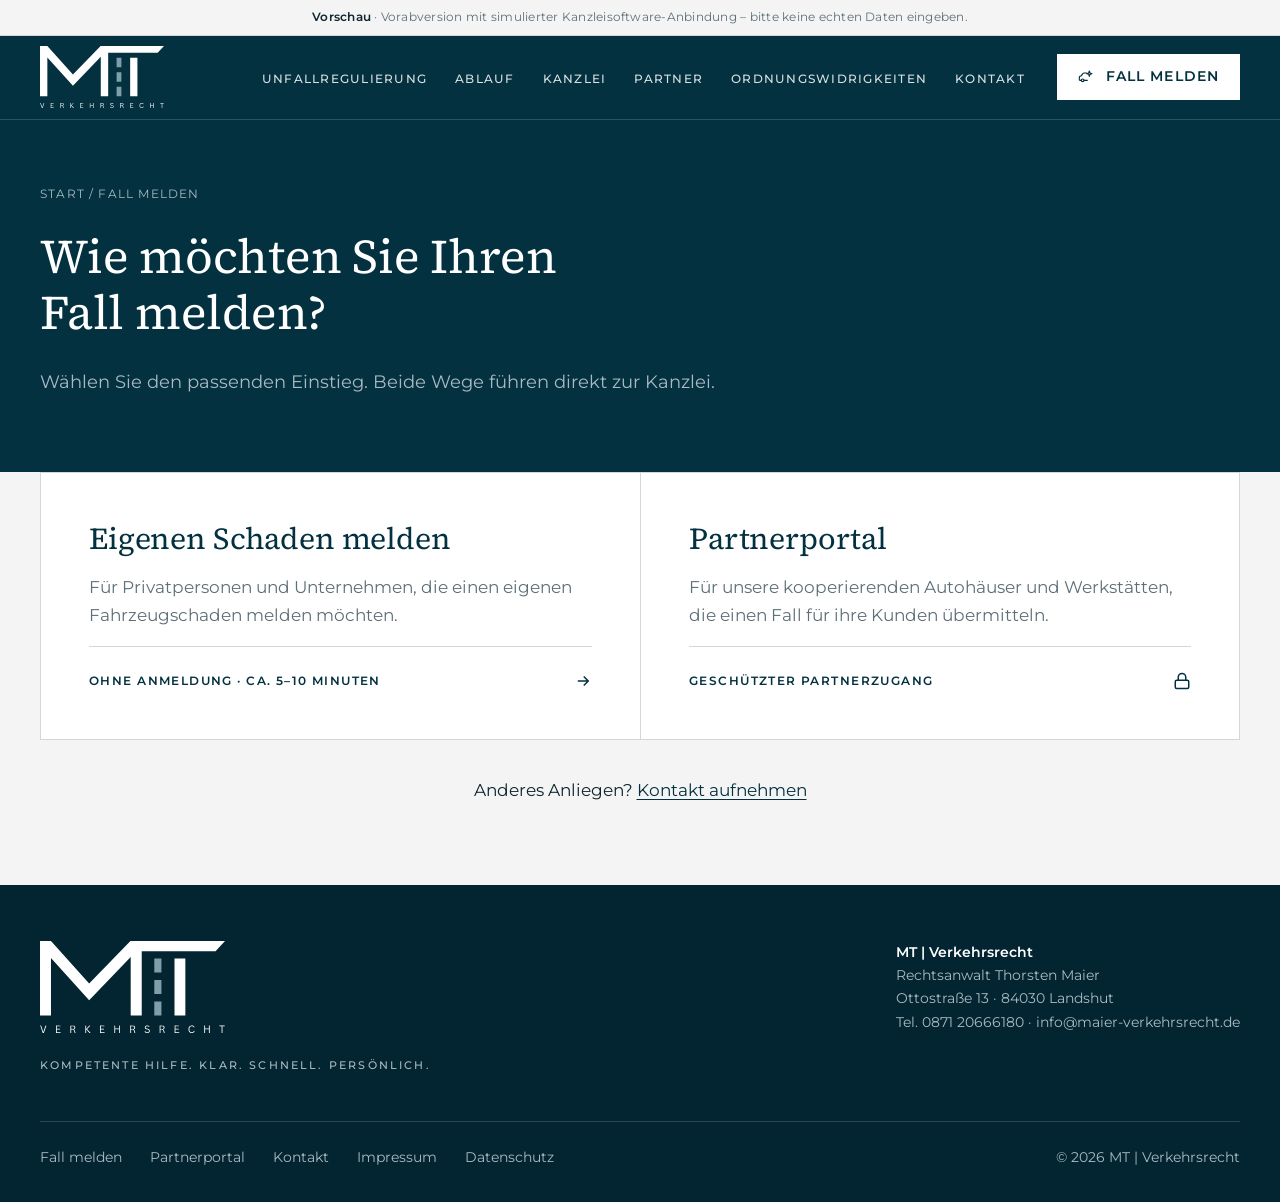
<file: fall-melden/index.html>
<!doctype html>
<html lang="de">
<head>
  <meta charset="utf-8">
  <meta name="viewport" content="width=device-width, initial-scale=1">
  <title>Fall melden | MT Verkehrsrecht</title>
  <meta name="description" content="Unfall online melden – für Geschädigte oder als Partnerbetrieb.">
  <meta name="robots" content="noindex, nofollow">
  <link rel="canonical" href="https://maier-verkehrsrecht.de/fall-melden/">
  <meta property="og:type" content="website">
  <meta property="og:locale" content="de_DE">
  <meta property="og:site_name" content="MT Verkehrsrecht">
  <meta property="og:title" content="Fall melden | MT Verkehrsrecht">
  <meta property="og:description" content="Unfall online melden – für Geschädigte oder als Partnerbetrieb.">
  <meta property="og:url" content="https://maier-verkehrsrecht.de/fall-melden/">
  <meta property="og:image" content="https://maier-verkehrsrecht.de/assets/img/og-image.jpg">
  <meta name="theme-color" content="#033140">
  <link rel="preload" href="../assets/fonts/montserrat-latin-wght-normal.woff2" as="font" type="font/woff2" crossorigin>
  <link rel="preload" href="../assets/fonts/source-serif-4-latin-wght-normal.woff2" as="font" type="font/woff2" crossorigin>
  <link rel="stylesheet" href="../assets/css/main.css">
  <link rel="icon" href="../assets/img/favicon.svg" type="image/svg+xml">
</head>
<body data-root="../">
  <!--#header-->
    <a class="skip-link" href="#main">Zum Inhalt springen</a>
    <div class="proto-banner" role="note"><strong>Vorschau</strong> · Vorabversion mit simulierter Kanzleisoftware-Anbindung – bitte keine echten Daten eingeben.</div>
    <header class="site-header">
      <div class="container">
        <a class="logo" href="../" aria-label="MT Verkehrsrecht – Startseite"><img src="../assets/logo/mt-logo-hell.svg" alt="MT Verkehrsrecht" width="150" height="75"></a>
        <nav class="main-nav" id="main-nav" aria-label="Hauptnavigation">
          <ul><li><a href="../#unfallregulierung">Unfallregulierung</a></li><li><a href="../#ablauf">Ablauf</a></li><li><a href="../#kanzlei">Kanzlei</a></li><li><a href="../#partner">Partner</a></li><li><a href="../#leistungen">Ordnungswidrigkeiten</a></li><li><a href="../#kontakt">Kontakt</a></li></ul>
        </nav>
        <div class="header-cta"><a class="btn btn--primary" href="../fall-melden/" aria-label="Fall melden"><svg viewBox="0 0 24 24" fill="none" stroke="currentColor" stroke-width="1.7" stroke-linecap="round" stroke-linejoin="round" aria-hidden="true"><path d="M14 17H9M5 17H3a1 1 0 0 1-1-1v-3.5c0-.8.5-1.5 1.3-1.8L5 10l2.5-3.5A2 2 0 0 1 9.1 6H13"/><circle cx="7" cy="17" r="2"/><path d="m17 3 1 3 3 1-3 1-1 3-1-3-3-1 3-1z"/></svg><span>Fall melden</span></a></div>
        <button class="nav-toggle" type="button" aria-expanded="false" aria-controls="main-nav" aria-label="Menü öffnen"><svg viewBox="0 0 24 24" fill="none" stroke="currentColor" stroke-width="1.7" stroke-linecap="round" stroke-linejoin="round" aria-hidden="true"><path d="M4 6h16M4 12h16M4 18h16"/></svg></button>
      </div>
    </header><!--/header-->
  <main id="main">
    <section class="page-hero dark">
      <div class="container">
        <nav class="breadcrumb" aria-label="Brotkrumen"><a href="../" data-href="">Start</a> / <span aria-current="page">Fall melden</span></nav>
        <h1>Wie möchten Sie Ihren Fall melden?</h1>
        <p class="lead">Wählen Sie den passenden Einstieg. Beide Wege führen direkt zur Kanzlei.</p>
      </div>
    </section>

    <section class="section section--paper" style="padding-top:0">
      <div class="container">
        <div class="choice-grid">
          <a href="../fall-melden/eigener-schaden/" data-href="fall-melden/eigener-schaden/" class="choice">
            <svg class="icon" viewBox="0 0 24 24" fill="none" stroke="currentColor" stroke-width="1.6" aria-hidden="true"><path d="M19 17h2c.6 0 1-.4 1-1v-3c0-.9-.7-1.7-1.5-1.9L18 10l-2.7-3.6A2 2 0 0 0 13.7 6H8.3a2 2 0 0 0-1.6.8L4 10l-1.6.4C1.6 10.7 1 11.4 1 12.3V16c0 .6.4 1 1 1h2"/><circle cx="7" cy="17" r="2"/><circle cx="17" cy="17" r="2"/><path d="M9 17h6"/></svg>
            <h2>Eigenen Schaden melden</h2>
            <p>Für Privatpersonen und Unternehmen, die einen eigenen Fahrzeugschaden melden möchten.</p>
            <div class="meta"><span>Ohne Anmeldung · ca. 5–10 Minuten</span><svg viewBox="0 0 24 24" fill="none" stroke="currentColor" stroke-width="2" aria-hidden="true"><path d="M5 12h14M13 6l6 6-6 6"/></svg></div>
          </a>
          <a href="../partner/" data-href="partner/" class="choice">
            <svg class="icon" viewBox="0 0 24 24" fill="none" stroke="currentColor" stroke-width="1.6" aria-hidden="true"><path d="M14.7 6.3a1 1 0 0 0 0 1.4l1.6 1.6a1 1 0 0 0 1.4 0l3.8-3.8a6 6 0 0 1-7.9 7.9l-6.9 6.9a2.1 2.1 0 0 1-3-3l6.9-6.9a6 6 0 0 1 7.9-7.9z"/></svg>
            <h2>Partnerportal</h2>
            <p>Für unsere kooperierenden Autohäuser und Werkstätten, die einen Fall für ihre Kunden übermitteln.</p>
            <div class="meta"><span>Geschützter Partnerzugang</span><svg viewBox="0 0 24 24" fill="none" stroke="currentColor" stroke-width="2" aria-hidden="true"><rect x="3" y="11" width="18" height="11" rx="2"/><path d="M7 11V7a5 5 0 0 1 10 0v4"/></svg></div>
          </a>
        </div>
        <p style="margin-top:36px;text-align:center">Anderes Anliegen? <a href="../kontakt/" data-href="kontakt/">Kontakt aufnehmen</a></p>
      </div>
    </section>
  </main>
  <!--#footer-->
    <footer class="site-footer">
      <div class="container">
        <div class="footer-top">
          <div>
            <a class="logo logo--footer" href="../" aria-label="MT Verkehrsrecht – Startseite"><img src="../assets/logo/mt-logo-hell.svg" alt="MT Verkehrsrecht" width="185" height="92"></a>
            <p class="footer-claim">Kompetente Hilfe. Klar. Schnell. Persönlich.</p>
          </div>
          <address>
            <strong>MT | Verkehrsrecht</strong><br>Rechtsanwalt Thorsten Maier<br>Ottostraße 13 · 84030 Landshut<br>
            <a href="tel:+4987120666180">Tel. 0871 20666180</a> · <a href="mailto:info@maier-verkehrsrecht.de">info@maier-verkehrsrecht.de</a>
          </address>
        </div>
        <nav aria-label="Fußzeile">
          <ul>
            <li><a href="../fall-melden/">Fall melden</a></li>
            <li><a href="../partner/">Partnerportal</a></li>
            <li><a href="../kontakt/">Kontakt</a></li>
            <li><a href="../impressum/">Impressum</a></li>
            <li><a href="../datenschutz/">Datenschutz</a></li>
            <li class="copy">© 2026 MT | Verkehrsrecht</li>
          </ul>
        </nav>
      </div>
    </footer><!--/footer-->
  <script src="../assets/js/config.js"></script>
  <script src="../assets/js/site.js"></script>


</body>
</html>
</file>
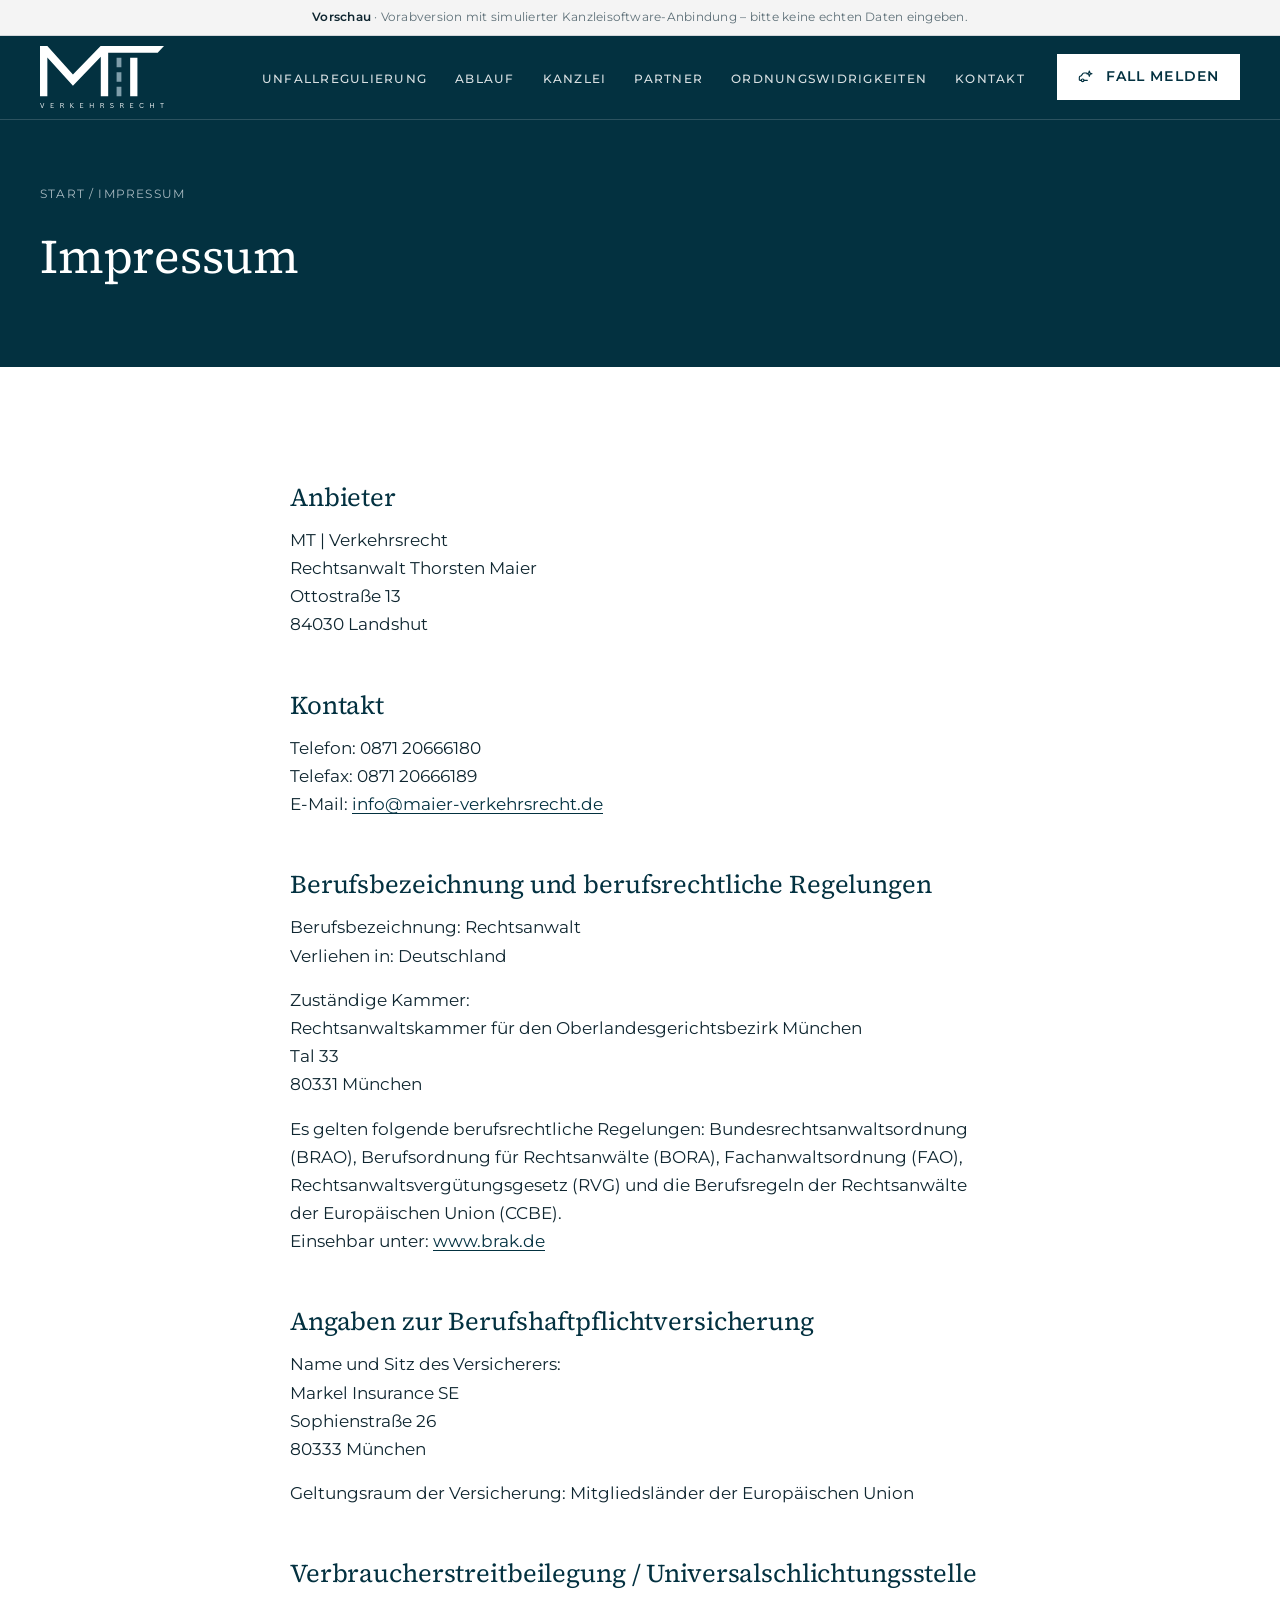
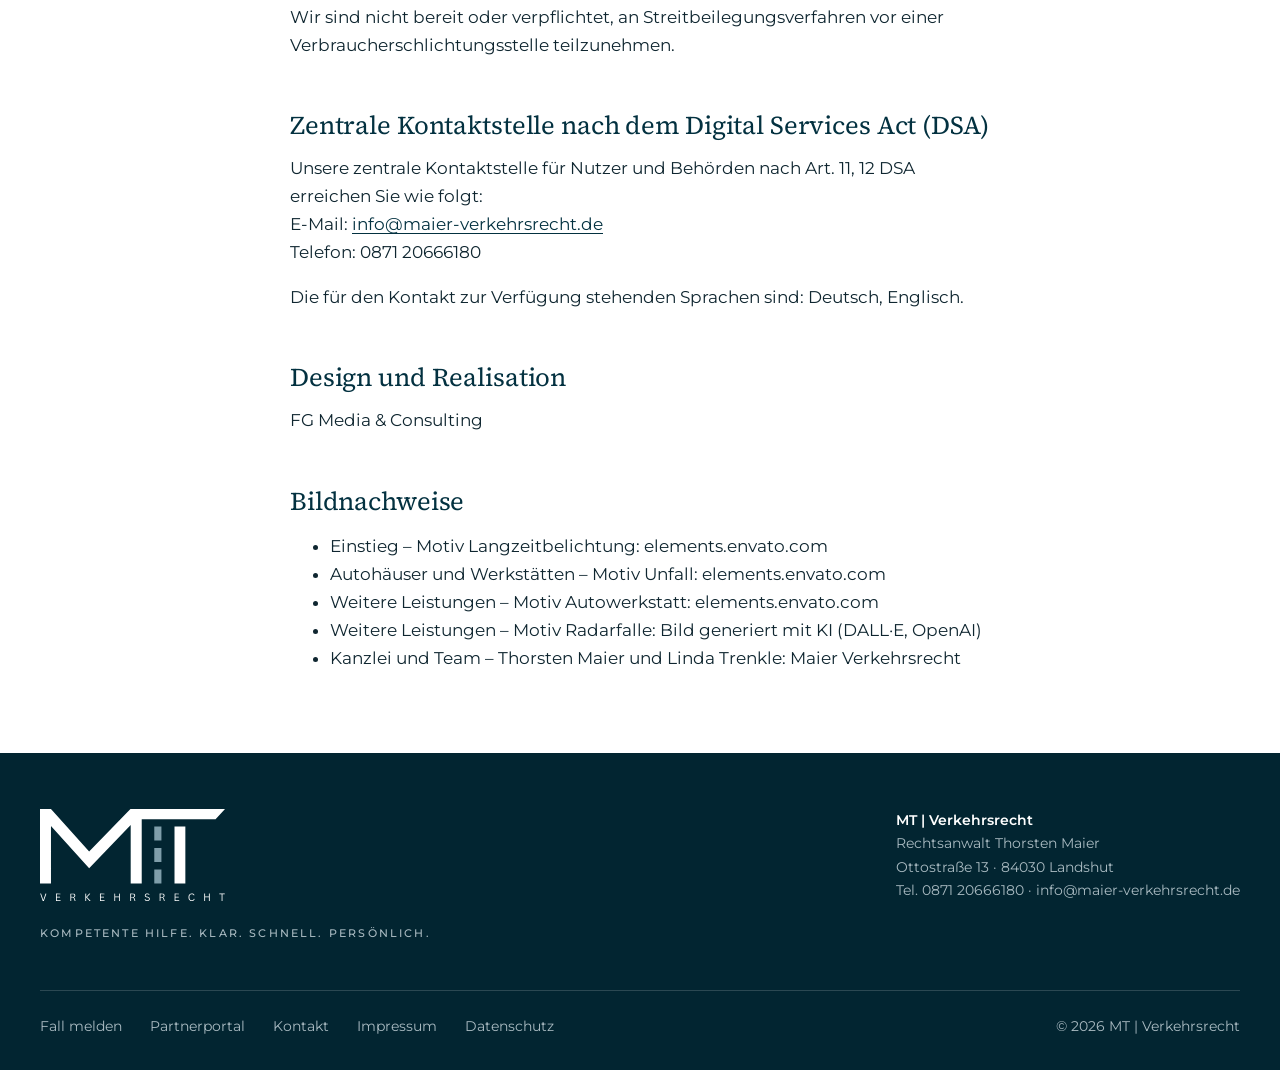
<file: impressum/index.html>
<!doctype html>
<html lang="de">
<head>
  <meta charset="utf-8">
  <meta name="viewport" content="width=device-width, initial-scale=1">
  <title>Impressum | MT Verkehrsrecht</title>
  <meta name="description" content="Impressum von MT Verkehrsrecht, Rechtsanwalt Thorsten Maier, Landshut.">
  <meta name="robots" content="noindex, nofollow">
  <link rel="canonical" href="https://maier-verkehrsrecht.de/impressum/">
  <meta property="og:type" content="website">
  <meta property="og:locale" content="de_DE">
  <meta property="og:site_name" content="MT Verkehrsrecht">
  <meta property="og:title" content="Impressum | MT Verkehrsrecht">
  <meta property="og:description" content="Impressum von MT Verkehrsrecht, Rechtsanwalt Thorsten Maier, Landshut.">
  <meta property="og:url" content="https://maier-verkehrsrecht.de/impressum/">
  <meta property="og:image" content="https://maier-verkehrsrecht.de/assets/img/og-image.jpg">
  <meta name="theme-color" content="#033140">
  <link rel="preload" href="../assets/fonts/montserrat-latin-wght-normal.woff2" as="font" type="font/woff2" crossorigin>
  <link rel="preload" href="../assets/fonts/source-serif-4-latin-wght-normal.woff2" as="font" type="font/woff2" crossorigin>
  <link rel="stylesheet" href="../assets/css/main.css">
  <link rel="icon" href="../assets/img/favicon.svg" type="image/svg+xml">
</head>
<body data-root="../">
  <!--#header-->
    <a class="skip-link" href="#main">Zum Inhalt springen</a>
    <div class="proto-banner" role="note"><strong>Vorschau</strong> · Vorabversion mit simulierter Kanzleisoftware-Anbindung – bitte keine echten Daten eingeben.</div>
    <header class="site-header">
      <div class="container">
        <a class="logo" href="../" aria-label="MT Verkehrsrecht – Startseite"><img src="../assets/logo/mt-logo-hell.svg" alt="MT Verkehrsrecht" width="150" height="75"></a>
        <nav class="main-nav" id="main-nav" aria-label="Hauptnavigation">
          <ul><li><a href="../#unfallregulierung">Unfallregulierung</a></li><li><a href="../#ablauf">Ablauf</a></li><li><a href="../#kanzlei">Kanzlei</a></li><li><a href="../#partner">Partner</a></li><li><a href="../#leistungen">Ordnungswidrigkeiten</a></li><li><a href="../#kontakt">Kontakt</a></li></ul>
        </nav>
        <div class="header-cta"><a class="btn btn--primary" href="../fall-melden/" aria-label="Fall melden"><svg viewBox="0 0 24 24" fill="none" stroke="currentColor" stroke-width="1.7" stroke-linecap="round" stroke-linejoin="round" aria-hidden="true"><path d="M14 17H9M5 17H3a1 1 0 0 1-1-1v-3.5c0-.8.5-1.5 1.3-1.8L5 10l2.5-3.5A2 2 0 0 1 9.1 6H13"/><circle cx="7" cy="17" r="2"/><path d="m17 3 1 3 3 1-3 1-1 3-1-3-3-1 3-1z"/></svg><span>Fall melden</span></a></div>
        <button class="nav-toggle" type="button" aria-expanded="false" aria-controls="main-nav" aria-label="Menü öffnen"><svg viewBox="0 0 24 24" fill="none" stroke="currentColor" stroke-width="1.7" stroke-linecap="round" stroke-linejoin="round" aria-hidden="true"><path d="M4 6h16M4 12h16M4 18h16"/></svg></button>
      </div>
    </header><!--/header-->
  <main id="main">
    <section class="page-hero dark">
      <div class="container">
        <nav class="breadcrumb" aria-label="Brotkrumen"><a href="../" data-href="">Start</a> / <span aria-current="page">Impressum</span></nav>
        <h1>Impressum</h1>
        
      </div>
    </section>

    <section class="section"><div class="container prose legal">
      <h2>Anbieter</h2>
      <p>MT | Verkehrsrecht<br>Rechtsanwalt Thorsten Maier<br><span data-k="strasse">Ottostraße 13</span><br><span data-k="plzOrt">84030 Landshut</span></p>

      <h2>Kontakt</h2>
      <p>Telefon: <span data-k="telefon">0871 20666180</span><br>Telefax: <span data-k="fax">0871 20666189</span><br>E-Mail: <a href="mailto:info@maier-verkehrsrecht.de" data-k="email">info@maier-verkehrsrecht.de</a></p>

      <h2>Berufsbezeichnung und berufsrechtliche Regelungen</h2>
      <p>Berufsbezeichnung: Rechtsanwalt<br>Verliehen in: Deutschland</p>
      <p>Zuständige Kammer:<br>Rechtsanwaltskammer für den Oberlandesgerichtsbezirk München<br>Tal 33<br>80331 München</p>
      <p>Es gelten folgende berufsrechtliche Regelungen: Bundesrechtsanwaltsordnung (BRAO), Berufsordnung für Rechtsanwälte (BORA), Fachanwaltsordnung (FAO), Rechtsanwaltsvergütungsgesetz (RVG) und die Berufsregeln der Rechtsanwälte der Europäischen Union (CCBE).<br>
      Einsehbar unter: <a href="https://www.brak.de" rel="noopener" target="_blank">www.brak.de</a></p>

      <h2>Angaben zur Berufshaftpflichtversicherung</h2>
      <p>Name und Sitz des Versicherers:<br>Markel Insurance SE<br>Sophienstraße 26<br>80333 München</p>
      <p>Geltungsraum der Versicherung: Mitgliedsländer der Europäischen Union</p>

      <h2>Verbraucherstreitbeilegung / Universalschlichtungsstelle</h2>
      <p>Wir sind nicht bereit oder verpflichtet, an Streitbeilegungsverfahren vor einer Verbraucherschlichtungsstelle teilzunehmen.</p>

      <h2>Zentrale Kontaktstelle nach dem Digital Services Act (DSA)</h2>
      <p>Unsere zentrale Kontaktstelle für Nutzer und Behörden nach Art. 11, 12 DSA erreichen Sie wie folgt:<br>
      E-Mail: <a href="mailto:info@maier-verkehrsrecht.de">info@maier-verkehrsrecht.de</a><br>Telefon: <span data-k="telefon">0871 20666180</span></p>
      <p>Die für den Kontakt zur Verfügung stehenden Sprachen sind: Deutsch, Englisch.</p>

      <h2>Design und Realisation</h2>
      <p>FG Media &amp; Consulting</p>

      <h2>Bildnachweise</h2>
      <ul>
        <li>Einstieg – Motiv Langzeitbelichtung: elements.envato.com</li>
        <li>Autohäuser und Werkstätten – Motiv Unfall: elements.envato.com</li>
        <li>Weitere Leistungen – Motiv Autowerkstatt: elements.envato.com</li>
        <li>Weitere Leistungen – Motiv Radarfalle: Bild generiert mit KI (DALL·E, OpenAI)</li>
        <li>Kanzlei und Team – Thorsten Maier und Linda Trenkle: Maier Verkehrsrecht</li>
      </ul>
    </div></section>
  </main>
  <!--#footer-->
    <footer class="site-footer">
      <div class="container">
        <div class="footer-top">
          <div>
            <a class="logo logo--footer" href="../" aria-label="MT Verkehrsrecht – Startseite"><img src="../assets/logo/mt-logo-hell.svg" alt="MT Verkehrsrecht" width="185" height="92"></a>
            <p class="footer-claim">Kompetente Hilfe. Klar. Schnell. Persönlich.</p>
          </div>
          <address>
            <strong>MT | Verkehrsrecht</strong><br>Rechtsanwalt Thorsten Maier<br>Ottostraße 13 · 84030 Landshut<br>
            <a href="tel:+4987120666180">Tel. 0871 20666180</a> · <a href="mailto:info@maier-verkehrsrecht.de">info@maier-verkehrsrecht.de</a>
          </address>
        </div>
        <nav aria-label="Fußzeile">
          <ul>
            <li><a href="../fall-melden/">Fall melden</a></li>
            <li><a href="../partner/">Partnerportal</a></li>
            <li><a href="../kontakt/">Kontakt</a></li>
            <li><a href="../impressum/">Impressum</a></li>
            <li><a href="../datenschutz/">Datenschutz</a></li>
            <li class="copy">© 2026 MT | Verkehrsrecht</li>
          </ul>
        </nav>
      </div>
    </footer><!--/footer-->
  <script src="../assets/js/config.js"></script>
  <script src="../assets/js/site.js"></script>


</body>
</html>
</file>
<file: assets/css/main.css>
/* ==========================================================================
   MT | Verkehrsrecht – Stylesheet
   Farbwelt der bestehenden Kanzleiseite (maier-verkehrsrecht.de):
   #033140 Hauptfarbe · #354f5b Abstufung · #d3d7da / #f4f4f4 Grautöne.
   Alle Werte zentral als Designvariablen. Bewusst eckig, ruhig, ohne Verläufe.
   ========================================================================== */

@font-face {
  font-family: "Montserrat";
  src: url("../fonts/montserrat-latin-wght-normal.woff2") format("woff2");
  font-weight: 100 900;
  font-style: normal;
  font-display: swap;
}
@font-face {
  font-family: "Source Serif 4";
  src: url("../fonts/source-serif-4-latin-wght-normal.woff2") format("woff2");
  font-weight: 200 900;
  font-style: normal;
  font-display: swap;
}

:root {
  /* Marke – Originalfarben der bestehenden Website */
  --brand: #033140;          /* Hauptfarbe (CSS der Altseite, von T. Maier bestätigt) */
  --brand-deep: #022531;     /* abgedunkelt für Fußzeile/Hover */
  --brand-2: #354f5b;        /* Abstufung (Altseite) */
  --brand-tint: #eef2f3;     /* sehr helle Fläche aus der Hauptfarbe */
  --grey-line: #d3d7da;      /* Linien/Rahmen (Altseite) */
  --grey-bg: #f4f4f4;        /* helle Fläche (Altseite) */
  --white: #ffffff;
  --ink: #0f2630;            /* Fließtext: dunkles Petrol statt Schwarz */
  --muted: #5d6f77;          /* Sekundärtext auf Hell (5,2:1) */
  --on-dark: #ffffff;
  --on-dark-muted: #a9bac1;  /* Sekundärtext auf Petrol (8:1) */
  --line-dark: rgba(255, 255, 255, 0.16);
  --field-border: #9eacb3;
  --error: #b42318;
  --error-bg: #fdf3f2;
  --ok: #1d6b45;
  --ok-bg: #eef6f1;
  --warn: #7a4a06;
  --warn-bg: #fbf6ea;

  --font: "Montserrat", system-ui, -apple-system, "Segoe UI", Roboto, sans-serif;
  --font-serif: "Source Serif 4", Georgia, "Times New Roman", serif;
  --radius: 0;
  --header-h: 84px;
  --container: 1440px;
  --gutter: clamp(16px, 3.2vw, 40px);
  --section: clamp(48px, 5vw, 72px);
}

/* --- Basis ---------------------------------------------------------------- */
*, *::before, *::after { box-sizing: border-box; }
html { scroll-behavior: smooth; scroll-padding-top: calc(var(--header-h) + 16px); -webkit-text-size-adjust: 100%; }
@media (prefers-reduced-motion: reduce) { html { scroll-behavior: auto; } *, *::before, *::after { transition: none !important; } }
body { margin: 0; font-family: var(--font); font-size: 16.5px; line-height: 1.7; color: var(--ink); background: var(--white); font-weight: 400; overflow-x: hidden; }
img { max-width: 100%; height: auto; display: block; }
a { color: var(--brand); text-underline-offset: 3px; text-decoration-thickness: 1px; }
a:hover { color: var(--brand-2); }
h1, h2, h3, h4 { font-family: var(--font-serif); color: inherit; line-height: 1.18; margin: 0 0 .55em; font-weight: 500; letter-spacing: -.005em; }
h1 { font-size: clamp(2.3rem, 4.8vw, 3.7rem); font-weight: 400; }
h2 { font-size: clamp(1.75rem, 2.75vw, 2.75rem); font-weight: 400; }
h3 { font-size: 1.3rem; font-weight: 500; }
p { margin: 0 0 1em; }
:focus-visible { outline: 2px solid var(--brand); outline-offset: 3px; }
.dark :focus-visible, .petrol :focus-visible, .site-header :focus-visible, .site-footer :focus-visible { outline-color: var(--white); }
.sr-only { position: absolute; width: 1px; height: 1px; padding: 0; margin: -1px; overflow: hidden; clip: rect(0 0 0 0); white-space: nowrap; border: 0; }
.skip-link { position: absolute; left: 16px; top: -60px; z-index: 200; background: var(--white); color: var(--brand); padding: 10px 16px; }
.skip-link:focus { top: 12px; }
.container { width: 100%; max-width: var(--container); margin: 0 auto; padding: 0 var(--gutter); }

.eyebrow { display: block; font-family: var(--font); font-size: .74rem; font-weight: 600; letter-spacing: .18em; text-transform: uppercase; color: var(--brand-2); margin-bottom: 16px; }
.dark .eyebrow, .petrol .eyebrow, .eyebrow--light { color: var(--on-dark-muted); }
.lead { font-size: 1.12rem; line-height: 1.7; color: var(--muted); max-width: 62ch; }
.dark .lead, .petrol .lead { color: var(--on-dark-muted); }

/* --- Buttons: eckig, ruhig ------------------------------------------------- */
.btn { display: inline-flex; align-items: center; justify-content: center; gap: 12px; min-height: 50px; padding: 13px 28px; border-radius: 0; border: 1px solid transparent; font: inherit; font-weight: 600; font-size: .86rem; letter-spacing: .08em; text-transform: uppercase; text-decoration: none; cursor: pointer; transition: background-color .15s, color .15s, border-color .15s; }
.btn svg { width: 16px; height: 16px; flex: none; }
.btn--primary { background: var(--brand); color: var(--white); border-color: var(--brand); }
.btn--primary:hover { background: var(--brand-deep); border-color: var(--brand-deep); color: var(--white); }
.dark .btn--primary, .petrol .btn--primary, .site-header .btn--primary { background: var(--white); color: var(--brand); border-color: var(--white); }
.dark .btn--primary:hover, .petrol .btn--primary:hover, .site-header .btn--primary:hover { background: var(--brand-tint); border-color: var(--brand-tint); color: var(--brand); }
.btn--ghost { border-color: var(--brand); color: var(--brand); background: transparent; }
.btn--ghost:hover { background: var(--brand); color: var(--white); }
.dark .btn--ghost, .petrol .btn--ghost { color: var(--white); border-color: rgba(255,255,255,.6); }
.dark .btn--ghost:hover, .petrol .btn--ghost:hover { background: var(--white); color: var(--brand); border-color: var(--white); }
.btn--link { padding: 0; min-height: 0; background: none; color: var(--brand); border: 0; text-decoration: none; font-weight: 600; font-size: .8rem; letter-spacing: .1em; text-transform: uppercase; border-bottom: 1px solid currentColor; padding-bottom: 2px; }
.btn--link:hover { color: var(--brand-2); }
.btn[disabled] { opacity: .55; cursor: not-allowed; }
.btn-row { display: flex; flex-wrap: wrap; gap: 14px 18px; align-items: center; }

/* --- Prototyp-Hinweis ------------------------------------------------------ */
.proto-banner { background: var(--grey-bg); color: var(--muted); font-size: .76rem; text-align: center; padding: 7px 16px; border-bottom: 1px solid var(--grey-line); letter-spacing: .02em; }
.proto-banner strong { color: var(--ink); font-weight: 600; }
.placeholder-tag { display: inline-block; font-family: var(--font); font-size: .64rem; font-weight: 700; letter-spacing: .1em; text-transform: uppercase; color: var(--warn); border: 1px solid #d9b26a; background: var(--warn-bg); padding: 1px 7px; vertical-align: middle; }

/* --- Header ---------------------------------------------------------------- */
.site-header { position: sticky; top: 0; z-index: 100; height: var(--header-h); background: var(--brand); color: var(--white); border-bottom: 1px solid var(--line-dark); }
.site-header .container { height: 100%; display: flex; align-items: center; gap: 32px; }
.logo { display: inline-flex; align-items: center; gap: 14px; color: var(--white); text-decoration: none; flex: none; }
.logo img { height: 62px; width: auto; display: block; }
.logo--footer img { height: 92px; width: auto; display: block; }
.logo__text { font-size: .7rem; letter-spacing: .34em; font-weight: 500; text-transform: uppercase; line-height: 30px; padding-left: 16px; border-left: 1px solid var(--line-dark); }
.main-nav { margin-left: auto; }
.main-nav ul { list-style: none; margin: 0; padding: 0; display: flex; gap: 28px; }
.main-nav a { color: rgba(255,255,255,.85); text-decoration: none; font-size: .78rem; font-weight: 500; letter-spacing: .1em; text-transform: uppercase; padding: 8px 0; border-bottom: 1px solid transparent; }
.main-nav a:hover, .main-nav a[aria-current="true"] { color: var(--white); border-bottom-color: var(--white); }
.header-cta { flex: none; }
.header-cta .btn { min-height: 44px; padding: 10px 20px; }
.nav-toggle { display: none; background: none; border: 1px solid var(--line-dark); color: var(--white); width: 46px; height: 46px; margin-left: auto; cursor: pointer; border-radius: 0; }
.nav-toggle svg { width: 22px; height: 22px; }

@media (max-width: 1240px) {
  .nav-toggle { display: inline-flex; align-items: center; justify-content: center; }
  .main-nav { position: fixed; inset: var(--header-h) 0 auto 0; background: var(--brand); border-bottom: 1px solid var(--line-dark); display: none; margin: 0; }
  .main-nav.open { display: block; }
  .main-nav ul { flex-direction: column; gap: 0; padding: 8px var(--gutter) 24px; }
  .main-nav a { display: block; padding: 15px 0; font-size: .85rem; border-bottom: 1px solid var(--line-dark); }
  .header-cta { order: 3; }
  .site-header .container { gap: 12px; }
}
@media (max-width: 520px) {
  :root { --header-h: 72px; }
  .logo img { height: 50px; }
  .header-cta .btn span { display: none; }
  .header-cta .btn { padding: 10px 13px; }
  .logo__text { display: none; }
}

/* --- Flächen --------------------------------------------------------------- */
.dark, .petrol { background: var(--brand); color: var(--on-dark); }
.section { padding: var(--section) 0; }
.section--paper { background: var(--grey-bg); }
.section--tint { background: var(--brand-tint); }
.section-head { margin-bottom: 36px; }
.section-head .lead { max-width: 70ch; }
/* Vorgegebene Zeilenumbrüche (Desktop): .line = eigene Zeile, .one-line = keine Umbrüche */
@media (min-width: 1000px) {
  .line { display: block; white-space: nowrap; }
  .one-line { white-space: nowrap; }
}
.split.split--center { align-items: center; grid-template-columns: 1fr 1.5fr; }
.split--center .lead { max-width: none; }
@media (max-width: 900px) { .split.split--center { grid-template-columns: 1fr; } }
.split { display: grid; grid-template-columns: 1fr 1fr; gap: clamp(32px, 6vw, 96px); align-items: start; }
@media (max-width: 900px) { .split { grid-template-columns: 1fr; } }
.rule-top { border-top: 1px solid var(--grey-line); padding-top: 28px; }

/* --- Einstieg -------------------------------------------------------------- */
.hero { position: relative; overflow: hidden; isolation: isolate; padding: clamp(80px, 11vw, 140px) 0 clamp(64px, 8vw, 104px); }
.hero__bg { position: absolute; inset: 0; z-index: -2; }
.hero__bg img { width: 100%; height: 100%; object-fit: cover; }
.hero::after { content: ""; position: absolute; inset: 0; z-index: -1; background: var(--brand); opacity: .86; }
.hero__grid { display: grid; grid-template-columns: minmax(0, 1.7fr) minmax(0, .75fr); gap: clamp(40px, 6vw, 96px); align-items: end; }
.hero h1 { color: var(--white); font-size: clamp(2.2rem, 4.1vw, 4rem); }
.hero .lead { font-size: 1.15rem; margin-bottom: 40px; color: rgba(255,255,255,.82); }
.hero__phone { display: inline-flex; flex-direction: column; color: var(--white); text-decoration: none; padding-left: 20px; border-left: 1px solid var(--line-dark); line-height: 1.35; }
.hero__phone small { color: var(--on-dark-muted); font-size: .72rem; letter-spacing: .12em; text-transform: uppercase; }
.hero__phone strong { font-size: 1.2rem; font-weight: 600; letter-spacing: .02em; }
.hero__phone svg { display: none; }
.hero__facts { border-top: 1px solid var(--line-dark); }
.hero__facts dl { margin: 0; }
.hero__facts div { display: grid; grid-template-columns: 1fr; padding: 18px 0; border-bottom: 1px solid var(--line-dark); }
.hero__facts dt { font-size: .7rem; letter-spacing: .16em; text-transform: uppercase; color: var(--on-dark-muted); margin-bottom: 4px; }
.hero__facts dd { margin: 0; font-size: .98rem; color: var(--white); }
.hero__facts a { color: var(--white); }
@media (max-width: 900px) { .hero__grid { grid-template-columns: 1fr; } }

.note { color: var(--muted); font-size: .84rem; margin-top: 16px; }

/* --- Ablauf ---------------------------------------------------------------- */
.steps { list-style: none; margin: 0; padding: 0; display: grid; grid-template-columns: repeat(3, 1fr); counter-reset: step; border-top: 1px solid var(--line-dark); }
.steps li { position: relative; padding: 32px 32px 8px 0; counter-increment: step; }
.steps li + li { padding-left: 32px; border-left: 1px solid var(--line-dark); }
.steps li::before { content: "Schritt " counter(step); display: block; font-size: .7rem; font-weight: 600; letter-spacing: .18em; text-transform: uppercase; color: var(--on-dark-muted); margin-bottom: 14px; }
.steps h3 { font-size: 1.45rem; color: var(--white); }
.steps p { color: rgba(255,255,255,.78); margin: 0; }
@media (max-width: 800px) { .steps { grid-template-columns: 1fr; } .steps li + li { padding-left: 0; border-left: 0; border-top: 1px solid var(--line-dark); } }

/* --- Team ------------------------------------------------------------------ */
.team { display: grid; grid-template-columns: repeat(2, 1fr); gap: 40px; }
.person__img { aspect-ratio: 423 / 250; background: var(--grey-line); overflow: hidden; }
.person__img img { width: 100%; height: 100%; object-fit: cover; filter: grayscale(1); }
.person__body { padding: 24px 0 0; }
.person h3 { font-size: 1.5rem; margin-bottom: 2px; color: var(--brand); }
.person__role { color: var(--brand-2); font-weight: 600; font-size: .74rem; letter-spacing: .14em; text-transform: uppercase; margin-bottom: 14px; }
.person p { color: var(--muted); font-size: .97rem; }
@media (max-width: 760px) { .team { grid-template-columns: 1fr; } }
.quote { margin: 44px 0 0; padding: 0 0 0 32px; border-left: 2px solid var(--brand); font-family: var(--font-serif); font-size: clamp(1.3rem, 2.2vw, 1.7rem); font-weight: 400; line-height: 1.45; color: var(--brand); max-width: none; }
.quote footer { margin-top: 16px; font-family: var(--font); font-size: .78rem; font-weight: 600; letter-spacing: .12em; text-transform: uppercase; color: var(--muted); }

/* --- Partnerband --------------------------------------------------------- */
.partner-band { position: relative; overflow: hidden; }
.partner-band .content { width: calc(50% - 56px); padding: var(--section) 0; }
/* Schriftgröße an die Spaltenbreite gekoppelt: längste Zeile („Ein kurzer Weg vom Fahrzeugschaden“) passt immer */
.partner-band h2 { font-size: clamp(1.3rem, calc((min(100vw, var(--container)) / 2 - 96px) / 19.5), 2.3rem); }
.partner-band__img { position: absolute; top: 0; bottom: 0; left: 50%; right: 0; }
.partner-band__img img { width: 100%; height: 100%; object-fit: cover; filter: grayscale(1); }
.partner-band ul { list-style: none; padding: 0; margin: 0 0 32px; border-top: 1px solid var(--line-dark); }
.partner-band li { padding: 12px 0; border-bottom: 1px solid var(--line-dark); color: rgba(255,255,255,.88); font-size: .97rem; }
@media (max-width: 1000px) {
  .partner-band .content { width: auto; padding: 64px 0; }
  .partner-band__img { position: relative; left: 0; height: 280px; }
}

/* --- Weitere Leistungen (Bildkarten) ------------------------------------- */
.cards-2 { display: grid; grid-template-columns: 1fr 1fr; gap: 40px; }
.card { display: flex; flex-direction: column; border-top: 2px solid var(--brand); }
.card__img { aspect-ratio: 16 / 9; overflow: hidden; background: var(--grey-line); }
.card__img img { width: 100%; height: 100%; object-fit: cover; filter: grayscale(1); }
.card h3 { font-size: 1.5rem; margin: 24px 0 10px; color: var(--brand); }
.card p { color: var(--muted); }
.card__list { list-style: none; margin: 4px 0 28px; padding: 0; border-top: 1px solid var(--grey-line); }
.card__list li { padding: 10px 0; border-bottom: 1px solid var(--grey-line); color: var(--ink); font-size: .93rem; }
.card .btn--link { margin-top: auto; align-self: flex-start; }
@media (max-width: 760px) { .cards-2 { grid-template-columns: 1fr; } }

/* --- FAQ ------------------------------------------------------------------- */
.faq { max-width: 960px; margin: 0 auto; border-top: 1px solid var(--grey-line); }
.section-head--center { text-align: center; margin-left: auto; margin-right: auto; }
.faq details { border-bottom: 1px solid var(--grey-line); }
.faq summary { list-style: none; cursor: pointer; padding: 24px 56px 24px 0; font-family: var(--font-serif); font-weight: 500; font-size: 1.2rem; color: var(--brand); position: relative; }
.faq summary::-webkit-details-marker { display: none; }
.faq summary::before, .faq summary::after { content: ""; position: absolute; right: 8px; top: 50%; width: 16px; height: 1.5px; background: var(--brand); transition: transform .2s; }
.faq summary::after { transform: rotate(90deg); }
.faq details[open] summary::after { transform: rotate(0); }
.faq details p { color: var(--muted); padding-bottom: 24px; margin: 0; max-width: 72ch; }

/* --- Kontakt --------------------------------------------------------------- */
.contact-grid { display: grid; grid-template-columns: 1.1fr .9fr; gap: clamp(40px, 6vw, 96px); }
.contact-list { list-style: none; margin: 0 0 36px; padding: 0; border-top: 1px solid var(--line-dark); }
.contact-list li { display: grid; grid-template-columns: 110px 1fr; gap: 16px; padding: 16px 0; border-bottom: 1px solid var(--line-dark); }
.contact-list svg { display: none; }
.contact-list small { order: -1; font-size: .7rem; letter-spacing: .16em; text-transform: uppercase; color: var(--on-dark-muted); padding-top: 4px; }
.contact-list li > div { display: contents; }
.contact-list a { color: var(--white); text-decoration: none; font-weight: 500; }
.contact-list a:hover { text-decoration: underline; }
.contact-label { font-size: .72rem; letter-spacing: .16em; text-transform: uppercase; color: var(--on-dark-muted); font-weight: 600; margin: 0 0 12px; font-family: var(--font); }
.hours { width: 100%; border-collapse: collapse; font-size: .93rem; border-top: 1px solid var(--line-dark); }
.hours td { padding: 12px 0; border-bottom: 1px solid var(--line-dark); color: rgba(255,255,255,.88); }
.hours td:last-child { text-align: right; }
.downloads { list-style: none; margin: 0; padding: 0; border-top: 1px solid var(--line-dark); }
.downloads a { display: flex; align-items: center; justify-content: space-between; gap: 16px; padding: 15px 0; border-bottom: 1px solid var(--line-dark); color: var(--white); text-decoration: none; font-weight: 500; }
.downloads a:hover { color: var(--on-dark-muted); }
.downloads svg { width: 18px; height: 18px; flex: none; }
@media (max-width: 900px) { .contact-grid { grid-template-columns: 1fr; } }
@media (max-width: 560px) {
  .contact-list li { grid-template-columns: 1fr; gap: 2px; }
  .hours tr { display: block; padding: 12px 0; border-bottom: 1px solid var(--line-dark); }
  .hours td { display: block; padding: 0; border: 0; text-align: left !important; }
  .hours td:first-child { font-size: .7rem; letter-spacing: .14em; text-transform: uppercase; color: var(--on-dark-muted); margin-bottom: 2px; }
}

/* --- Footer ---------------------------------------------------------------- */
.site-footer { background: var(--brand-deep); color: var(--on-dark-muted); padding: 56px 0 32px; font-size: .86rem; }
.footer-top { display: flex; flex-wrap: wrap; justify-content: space-between; gap: 32px; padding-bottom: 36px; border-bottom: 1px solid var(--line-dark); margin-bottom: 24px; }
.footer-claim { color: var(--on-dark-muted); font-weight: 500; letter-spacing: .2em; text-transform: uppercase; font-size: .68rem; margin-top: 16px; }
.footer-claim span { color: inherit; }
.site-footer nav ul { list-style: none; margin: 0; padding: 0; display: flex; flex-wrap: wrap; gap: 8px 28px; }
.site-footer a { color: var(--on-dark-muted); text-decoration: none; }
.site-footer a:hover { color: var(--white); }
.site-footer strong { color: var(--white) !important; font-weight: 600; }
.site-footer address { font-style: normal; line-height: 1.7; }
.site-footer .copy { margin-left: auto; }
@media (max-width: 640px) { .site-footer .copy { margin-left: 0; width: 100%; } }

/* --- Unterseiten ----------------------------------------------------------- */
.page-hero { padding: 64px 0 56px; background: var(--brand); color: var(--white); }
.page-hero::after { display: none; }
.page-hero h1 { font-size: clamp(2.1rem, 4vw, 3rem); max-width: 24ch; color: var(--white); }
.page-hero .lead a { color: var(--white) !important; }
.breadcrumb { font-size: .74rem; letter-spacing: .1em; text-transform: uppercase; margin-bottom: 24px; color: var(--on-dark-muted); }
.breadcrumb a { color: var(--on-dark-muted); text-decoration: none; }
.breadcrumb a:hover { color: var(--white); }

.choice-grid { display: grid; grid-template-columns: 1fr 1fr; gap: 0; border: 1px solid var(--grey-line); background: var(--white); }
.choice { display: flex; flex-direction: column; padding: clamp(28px, 4vw, 48px); text-decoration: none; color: var(--ink); transition: background-color .15s; }
.choice + .choice { border-left: 1px solid var(--grey-line); }
.choice:hover { background: var(--brand-tint); color: var(--ink); }
.choice svg.icon { display: none; }
.choice h2 { font-size: 1.9rem; color: var(--brand); }
.choice p { color: var(--muted); }
.choice .meta { margin-top: auto; display: flex; justify-content: space-between; align-items: center; padding-top: 24px; border-top: 1px solid var(--grey-line); font-size: .74rem; font-weight: 600; letter-spacing: .12em; text-transform: uppercase; color: var(--brand); }
.choice .meta svg { width: 18px; height: 18px; }
@media (max-width: 760px) { .choice-grid { grid-template-columns: 1fr; } .choice + .choice { border-left: 0; border-top: 1px solid var(--grey-line); } }

.notice { display: grid; grid-template-columns: 22px 1fr; gap: 14px; padding: 16px 20px; background: var(--brand-tint); border-left: 3px solid var(--brand); font-size: .9rem; color: var(--ink); }
.notice svg { width: 20px; height: 20px; color: var(--brand); margin-top: 1px; }
.notice p:last-child { margin: 0; }
.notice--warn { background: var(--warn-bg); border-left-color: #b8862b; }
.notice--warn svg { color: var(--warn); }
.notice--error { background: var(--error-bg); border-left-color: var(--error); }
.notice--error svg { color: var(--error); }
.notice--ok { background: var(--ok-bg); border-left-color: var(--ok); }
.notice--ok svg { color: var(--ok); }

.prose { max-width: 780px; }
.prose h2 { font-size: 1.6rem; margin-top: 2em; color: var(--brand); }
.prose h3 { margin-top: 1.6em; color: var(--brand); }

/* --- Formular -------------------------------------------------------------- */
.form-shell { display: grid; grid-template-columns: minmax(0, 1fr) 300px; gap: 48px; align-items: start; }
@media (max-width: 980px) { .form-shell { grid-template-columns: 1fr; } .form-aside { order: 2; } }
.form-card { background: var(--white); border: 1px solid var(--grey-line); padding: clamp(22px, 4vw, 48px); }
.form-aside { position: sticky; top: calc(var(--header-h) + 24px); display: grid; gap: 0; border-top: 2px solid var(--brand); background: var(--white); }
.aside-box { padding: 22px 24px; font-size: .9rem; border: 1px solid var(--grey-line); border-top: 0; }
.aside-box h2 { font-family: var(--font); font-size: .7rem; letter-spacing: .16em; text-transform: uppercase; color: var(--brand-2); margin-bottom: 10px; font-weight: 600; }
.aside-box ul { margin: 0; padding-left: 1.1em; color: var(--muted); }
.aside-box li { margin-bottom: 5px; }
.aside-box a.tel { font-family: var(--font-serif); font-weight: 500; font-size: 1.3rem; color: var(--brand); text-decoration: none; }

.progress { margin-bottom: 36px; }
.progress__meta { display: flex; justify-content: space-between; gap: 16px; font-size: .74rem; letter-spacing: .12em; text-transform: uppercase; color: var(--muted); margin-bottom: 10px; font-weight: 600; }
.progress__meta strong { color: var(--brand); }
.progress__bar { height: 3px; background: var(--grey-line); overflow: hidden; }
.progress__bar span { display: block; height: 100%; background: var(--brand); transition: width .3s ease; }
.progress__steps { list-style: none; display: grid; grid-template-columns: repeat(auto-fit, minmax(0, 1fr)); gap: 0; margin: 0; padding: 0; counter-reset: ps; }
.progress__steps li { counter-increment: ps; font-size: .72rem; font-weight: 500; color: var(--muted); padding: 10px 8px 0 0; line-height: 1.35; }
.progress__steps li::before { content: counter(ps) " "; font-weight: 700; }
.progress__steps li[aria-current="step"] { color: var(--brand); font-weight: 700; }
.progress__steps li.done { color: var(--brand-2); }
@media (max-width: 640px) { .progress__steps { display: none; } }

.step-title { font-size: clamp(1.7rem, 3vw, 2.2rem); margin-bottom: 6px; color: var(--brand); }
.step-title:focus { outline: none; }
.step-intro { color: var(--muted); margin-bottom: 32px; }

fieldset.group { border: 0; padding: 0; margin: 0 0 36px; min-width: 0; }
fieldset.group > legend { font-size: .72rem; font-weight: 600; letter-spacing: .16em; text-transform: uppercase; color: var(--brand-2); margin-bottom: 20px; padding: 0 0 10px; width: 100%; border-bottom: 1px solid var(--grey-line); }

.fields { display: grid; grid-template-columns: repeat(6, minmax(0, 1fr)); gap: 22px 20px; }
.field { grid-column: span 6; min-width: 0; }
.field[data-w="3"] { grid-column: span 3; }
.field[data-w="2"] { grid-column: span 2; }
.field[data-w="4"] { grid-column: span 4; }
@media (max-width: 640px) { .field[data-w] { grid-column: span 6; } }
.field[hidden] { display: none; }

.field > label, .field > .label { display: block; font-weight: 600; font-size: .9rem; margin-bottom: 7px; color: var(--ink); }
.opt { font-weight: 400; color: var(--muted); font-size: .84rem; }
.hint { display: block; font-size: .83rem; color: var(--muted); margin: -2px 0 9px; }
.field input[type="text"], .field input[type="email"], .field input[type="tel"], .field input[type="date"], .field input[type="time"], .field input[type="password"], .field textarea, .field select { width: 100%; min-height: 50px; padding: 12px 14px; font: inherit; font-size: 1rem; color: var(--ink); background: var(--white); border: 1px solid var(--field-border); border-radius: 0; transition: border-color .15s, box-shadow .15s; -webkit-appearance: none; appearance: none; }
.field input[type="date"], .field input[type="time"] { -webkit-appearance: auto; appearance: auto; }
.field textarea { min-height: 140px; resize: vertical; line-height: 1.55; }
.field input:hover, .field textarea:hover { border-color: var(--brand-2); }
.field input:focus, .field textarea:focus, .field select:focus { outline: none; border-color: var(--brand); box-shadow: inset 0 0 0 1px var(--brand); }
.field.has-error input, .field.has-error textarea { border-color: var(--error); box-shadow: inset 0 0 0 1px var(--error); }
.field input.plate { text-transform: uppercase; letter-spacing: .08em; font-weight: 600; }

.error-msg { display: flex; gap: 8px; align-items: flex-start; color: var(--error); font-size: .85rem; font-weight: 600; margin-top: 8px; }
.error-msg svg { width: 17px; height: 17px; flex: none; margin-top: 2px; }

/* Auswahlfelder: rechteckige Segmente statt Pillen/Kreise */
.options { display: flex; flex-wrap: wrap; gap: 0; }
.options--cards { display: grid; grid-template-columns: repeat(auto-fit, minmax(180px, 1fr)); }
.opt-pill { position: relative; margin: 0 -1px -1px 0; }
.opt-pill input { position: absolute; opacity: 0; inset: 0; width: 100%; height: 100%; margin: 0; cursor: pointer; z-index: 1; }
.opt-pill span { position: relative; display: flex; align-items: center; gap: 10px; min-height: 48px; padding: 11px 18px; border: 1px solid var(--field-border); font-size: .92rem; font-weight: 500; background: var(--white); color: var(--ink); transition: background-color .12s, color .12s, border-color .12s; }
.opt-pill input:hover + span { background: var(--brand-tint); }
.opt-pill input:checked + span { background: var(--brand); border-color: var(--brand); color: var(--white); z-index: 1; }
.opt-pill input[type="radio"]:checked + span::before { content: ""; width: 12px; height: 7px; border-left: 2px solid currentColor; border-bottom: 2px solid currentColor; transform: rotate(-45deg) translate(1px, -2px); flex: none; }
.opt-pill input[type="checkbox"] + span::before { content: ""; width: 16px; height: 16px; border: 1px solid var(--field-border); background: var(--white); flex: none; }
.opt-pill input[type="checkbox"]:checked + span::before { border-color: var(--white); background: var(--white) url("data:image/svg+xml,%3Csvg xmlns='http://www.w3.org/2000/svg' viewBox='0 0 24 24' fill='none' stroke='%23033140' stroke-width='3.5'%3E%3Cpath d='M5 12l5 5L20 7'/%3E%3C/svg%3E") center/12px no-repeat; }
.opt-pill input:focus-visible + span { outline: 2px solid var(--brand); outline-offset: 2px; z-index: 2; }
.has-error .opt-pill span { border-color: var(--error); }
.options:not(.options--cards) .opt-pill:first-child span { border-left-width: 1px; }
@media (max-width: 560px) { .options:not(.options--cards) { display: grid; grid-template-columns: 1fr 1fr; } }

.dropzone { border: 1px dashed var(--field-border); padding: 32px; text-align: center; background: var(--grey-bg); transition: border-color .15s, background-color .15s; }
.dropzone.drag { border-color: var(--brand); background: var(--brand-tint); }
.dropzone svg { width: 28px; height: 28px; color: var(--brand); margin: 0 auto 10px; }
.dropzone p { margin: 0 0 14px; color: var(--muted); font-size: .9rem; }
.dropzone .btn svg { width: 16px; height: 16px; margin: 0; }
.file-list { list-style: none; margin: 14px 0 0; padding: 0; border-top: 1px solid var(--grey-line); }
.file-list li { display: flex; align-items: center; gap: 12px; padding: 11px 0; border-bottom: 1px solid var(--grey-line); font-size: .88rem; }
.file-list svg { width: 18px; height: 18px; color: var(--brand); flex: none; }
.file-list .name { flex: 1; min-width: 0; overflow: hidden; text-overflow: ellipsis; white-space: nowrap; font-weight: 500; }
.file-list .size { color: var(--muted); }
.file-list button { background: none; border: 0; color: var(--error); cursor: pointer; font: inherit; font-weight: 600; font-size: .8rem; padding: 6px; text-decoration: underline; }

.form-nav { display: flex; justify-content: space-between; align-items: center; gap: 16px; margin-top: 40px; padding-top: 26px; border-top: 1px solid var(--grey-line); }
.form-nav .btn--back { background: none; border: 0; color: var(--brand); font-weight: 600; padding: 12px 0; font-size: .8rem; letter-spacing: .1em; text-transform: uppercase; }
.form-nav .btn--back:hover { text-decoration: underline; }
@media (max-width: 640px) {
  .form-nav { position: sticky; bottom: 0; background: var(--white); margin: 24px calc(-1 * clamp(22px, 4vw, 48px)) calc(-1 * clamp(22px, 4vw, 48px)); padding: 14px clamp(22px, 4vw, 48px); border-top: 1px solid var(--grey-line); z-index: 5; }
  .form-nav .btn--primary { flex: 1; }
}

.error-summary { border: 1px solid var(--error); border-left-width: 4px; padding: 18px 22px; margin-bottom: 28px; background: var(--error-bg); }
.error-summary:focus { outline: none; }
.error-summary h2 { font-family: var(--font); font-size: 1rem; font-weight: 700; color: var(--error); display: flex; gap: 10px; align-items: center; }
.error-summary h2 svg { width: 18px; height: 18px; }
.error-summary ul { margin: 0; padding-left: 1.2em; }
.error-summary a { color: var(--error); font-weight: 600; }

.review { display: grid; gap: 28px; }
.review section { border-top: 2px solid var(--brand); }
.review h3 { display: flex; justify-content: space-between; align-items: baseline; gap: 12px; margin: 0; padding: 14px 0 10px; font-size: 1.15rem; color: var(--brand); }
.review h3 .btn--link { font-family: var(--font); }
.review dl { margin: 0; display: grid; grid-template-columns: minmax(140px, 38%) 1fr; }
.review dt, .review dd { padding: 10px 0; border-bottom: 1px solid var(--grey-line); font-size: .9rem; margin: 0; }
.review dt { color: var(--muted); padding-right: 16px; }
.review dd { font-weight: 500; white-space: pre-wrap; overflow-wrap: anywhere; }
@media (max-width: 560px) { .review dl { grid-template-columns: 1fr; } .review dt { border: 0; padding-bottom: 0; } }

.success { padding: 16px 0 8px; }
.success__icon { width: 44px; height: 44px; border: 1px solid var(--brand); color: var(--brand); display: grid; place-items: center; margin: 0 0 24px; }
.success__icon svg { width: 24px; height: 24px; }
.success h2 { color: var(--brand); }
.success h2:focus { outline: none; }
.success > p, .success .btn-row { text-align: left; }
.success p[style] { margin-left: 0 !important; margin-right: 0 !important; }
.success .btn-row { justify-content: flex-start !important; }
.ref { display: inline-block; font-family: var(--font); font-size: 1.35rem; font-weight: 700; letter-spacing: .12em; padding: 12px 22px; border: 1px solid var(--brand); margin: 4px 0 22px; color: var(--brand); background: var(--brand-tint); }

.hp-field { position: absolute !important; left: -9999px !important; width: 1px; height: 1px; overflow: hidden; }

.partner-badge { display: flex; align-items: center; gap: 16px; padding: 16px 20px; background: var(--brand); color: var(--white); margin-bottom: 32px; font-size: .88rem; }
.partner-badge svg { width: 22px; height: 22px; color: var(--on-dark-muted); flex: none; }
.partner-badge small { color: var(--on-dark-muted); font-size: .68rem; letter-spacing: .14em; text-transform: uppercase; }
.partner-badge strong { display: block; font-size: 1rem; }
.partner-badge [data-sub] { color: var(--on-dark-muted); }
.partner-badge button { margin-left: auto; min-height: 38px; padding: 6px 14px; font-size: .72rem; color: var(--white) !important; border-color: rgba(255,255,255,.5) !important; background: transparent; }
.partner-badge button:hover { background: var(--white) !important; color: var(--brand) !important; }

.tabs { display: flex; gap: 0; border-bottom: 1px solid var(--grey-line); margin-bottom: 32px; }
.tabs button { background: none; border: 0; font: inherit; font-weight: 600; font-size: .78rem; letter-spacing: .1em; text-transform: uppercase; padding: 14px 18px 14px 0; margin-right: 18px; color: var(--muted); border-bottom: 2px solid transparent; cursor: pointer; margin-bottom: -1px; }
.tabs button[aria-selected="true"] { color: var(--brand); border-bottom-color: var(--brand); }

.modal-backdrop { position: fixed; inset: 0; background: rgba(3, 49, 64, .7); z-index: 300; display: grid; place-items: center; padding: 16px; }
.modal { background: var(--white); padding: 36px; max-width: 460px; width: 100%; border-top: 3px solid var(--brand); }
.modal h2 { font-size: 1.5rem; color: var(--brand); }

/* --- Kanzlei-Monitor ------------------------------------------------------- */
.table-wrap { overflow-x: auto; border: 1px solid var(--grey-line); background: var(--white); }
table.data { width: 100%; border-collapse: collapse; font-size: .85rem; }
table.data th, table.data td { text-align: left; padding: 13px 14px; border-bottom: 1px solid var(--grey-line); vertical-align: top; }
table.data th { background: var(--brand); color: var(--white); font-size: .68rem; letter-spacing: .14em; text-transform: uppercase; font-weight: 600; }
.status { display: inline-block; font-weight: 700; font-size: .68rem; letter-spacing: .1em; text-transform: uppercase; padding: 3px 8px; border-left: 3px solid currentColor; white-space: nowrap; }
.status--done { background: var(--ok-bg); color: var(--ok); }
.status--pending { background: var(--warn-bg); color: var(--warn); }
.status--failed { background: var(--error-bg); color: var(--error); }
.status--manual { background: var(--brand-tint); color: var(--brand); }
.log { font-family: ui-monospace, Consolas, monospace; font-size: .74rem; color: var(--muted); margin: 0; padding-left: 1.1em; }
.toggle-row { display: flex; flex-wrap: wrap; gap: 12px 24px; margin-bottom: 24px; }
.toggle-row label { display: inline-flex; gap: 8px; align-items: center; font-size: .88rem; font-weight: 500; }

/* Beschriftung von Auswahlfeldern (verschachteltes fieldset) – keine Abschnittslinie */
fieldset.group > legend.label { border: 0; padding: 0; margin-bottom: 7px; font-size: .9rem !important; letter-spacing: 0 !important; text-transform: none !important; color: var(--ink) !important; font-weight: 600; }

/* --- Autohäuser: Listen + Innung ------------------------------------------ */
.innung { display: flex; align-items: center; gap: 16px; margin: 0 0 36px; font-size: .9rem; color: var(--on-dark-muted); line-height: 1.4; }
.innung strong { color: var(--white); font-weight: 600; }
.innung__logo { background: var(--white); padding: 6px; flex: none; }
.innung__logo img { width: 56px; height: 56px; }

/* --- Ihr Plus: Karten ------------------------------------------------------ */
.pillar-cards { list-style: none; margin: 0; padding: 0; display: grid; grid-template-columns: repeat(3, 1fr); gap: 24px; }
.pillar-cards li { background: var(--white); border-top: 3px solid var(--brand); padding: 36px 32px 34px; }
.pillar-cards__no { display: block; font-size: .72rem; font-weight: 600; letter-spacing: .18em; color: var(--brand-2); margin-bottom: 18px; }
.pillar-cards h3 { font-size: clamp(1.7rem, 2.3vw, 2.2rem); font-weight: 400; color: var(--brand); margin-bottom: 12px; }
.pillar-cards p { color: var(--muted); margin: 0; }
.pillar-cards--4 { grid-template-columns: repeat(4, 1fr); gap: 20px; }
.pillar-cards--4 li { padding: 32px 28px 30px; }
.pillar-cards--4 h3 { font-size: clamp(1.5rem, 1.9vw, 1.9rem); }
@media (max-width: 1100px) { .pillar-cards--4 { grid-template-columns: repeat(2, 1fr); } }
@media (max-width: 900px) { .pillar-cards { grid-template-columns: 1fr; gap: 16px; } }
@media (max-width: 900px) and (min-width: 600px) { .pillar-cards--4 { grid-template-columns: repeat(2, 1fr); } }

/* --- Unfallregulierung: Ablauf -------------------------------------------- */
.journey { list-style: none; margin: 0 0 clamp(32px, 4vw, 48px); padding: 0; display: grid; grid-template-columns: repeat(5, 1fr); gap: 28px; counter-reset: jn; position: relative; }
.journey li { position: relative; counter-increment: jn; }
/* Verbindungslinie je Schritt bis zum nächsten Quadrat (endet exakt an der letzten Nummer) */
.journey li:not(:last-child)::after { content: ""; position: absolute; top: 23px; left: 48px; right: -28px; height: 1px; background: var(--brand); opacity: .35; }
.journey li::before { content: counter(jn, decimal-leading-zero); position: relative; display: grid; place-items: center; width: 48px; height: 48px; margin-bottom: 22px; background: var(--brand); color: var(--white); font-family: var(--font-serif); font-size: 1.15rem; }
.journey h3 { font-size: 1.15rem; color: var(--brand); margin-bottom: 8px; }
.journey p { color: var(--muted); font-size: .93rem; margin: 0; }
@media (max-width: 1000px) {
  .journey { grid-template-columns: 1fr; gap: 0; }
  .journey li:not(:last-child)::after { top: 48px; bottom: 0; left: 23px; right: auto; width: 1px; height: auto; }
  .journey li { display: grid; grid-template-columns: 48px 1fr; column-gap: 20px; padding-bottom: 26px; }
  .journey li::before { grid-row: span 2; margin: 0; }
}

/* --- Unfallregulierung: Schadenspositionen -------------------------------- */
.claims-card { display: grid; grid-template-columns: minmax(0, 2.2fr) minmax(0, 1fr); background: var(--white); border: 1px solid var(--grey-line); }
.claims-card__body { padding: clamp(28px, 3.5vw, 48px); }
.claims-card__body h3 { font-size: clamp(1.4rem, 2vw, 1.75rem); color: var(--brand); margin-bottom: 24px; }
.checklist { list-style: none; margin: 0; padding: 0; display: grid; grid-template-columns: repeat(3, minmax(0, 1fr)); column-gap: 28px; }
.checklist li { position: relative; padding: 11px 0 11px 28px; border-bottom: 1px solid var(--grey-line); font-size: .96rem; }
.checklist li::before { content: ""; position: absolute; left: 2px; top: 17px; width: 11px; height: 6px; border-left: 2px solid var(--brand); border-bottom: 2px solid var(--brand); transform: rotate(-45deg); }
.claims-card__cta { padding: clamp(28px, 3.5vw, 48px); display: flex; flex-direction: column; align-items: flex-start; justify-content: center; gap: 16px; }
.claims-card__cta .eyebrow { margin: 0; }
.claims-card__cta-title { font-family: var(--font-serif); font-size: clamp(1.3rem, 1.7vw, 1.6rem); line-height: 1.35; margin: 0 0 8px; }
.claims-card__tel { color: var(--white); text-decoration: none; font-weight: 600; letter-spacing: .02em; }
.claims-card__tel:hover { text-decoration: underline; }
@media (max-width: 1100px) { .checklist { grid-template-columns: 1fr 1fr; } }
@media (max-width: 900px) { .claims-card { grid-template-columns: 1fr; } }
@media (max-width: 560px) { .checklist { grid-template-columns: 1fr; } }
</file>
